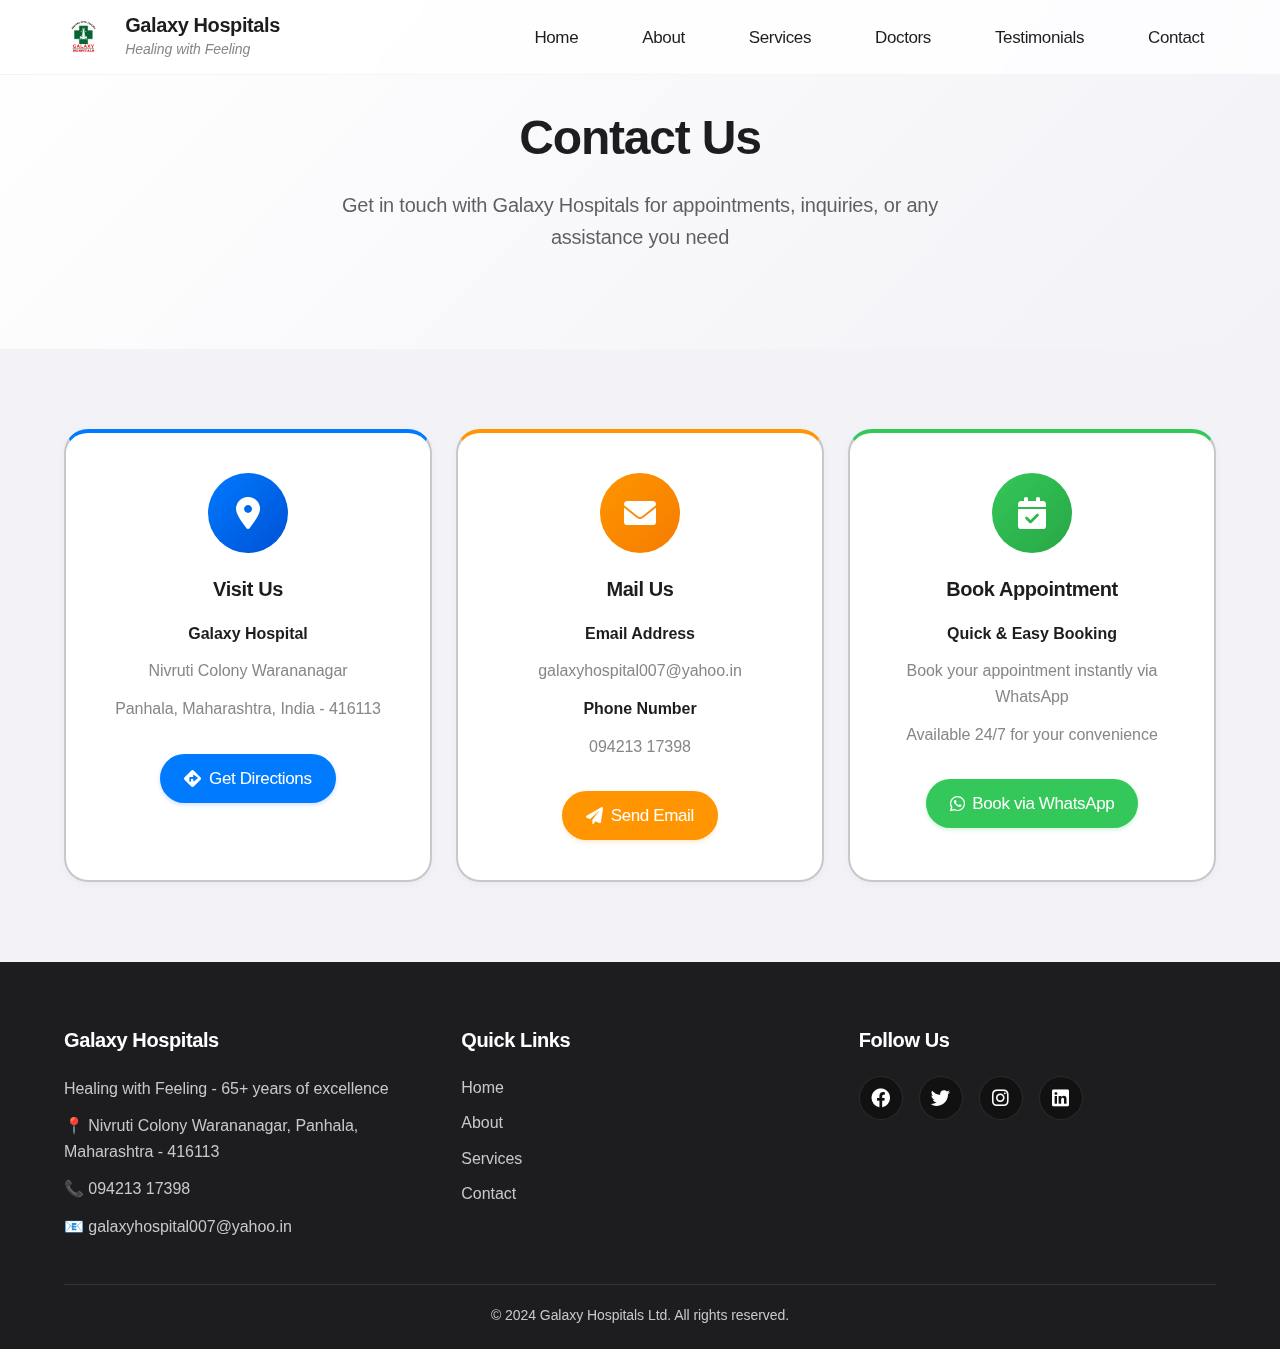
<file: contact.html>
<!DOCTYPE html>
<html lang="en">
<head>
    <meta charset="UTF-8">
    <meta name="viewport" content="width=device-width, initial-scale=1.0">
    <meta name="description" content="Contact Galaxy Hospitals Ltd.">
    <title>Contact | Galaxy Hospitals Ltd</title>
    <link rel="stylesheet" href="styles.css">
    <link rel="stylesheet" href="https://cdnjs.cloudflare.com/ajax/libs/font-awesome/6.0.0/css/all.min.css">
    <link href="https://fonts.googleapis.com/css2?family=Poppins:wght@300;400;500;600;700&display=swap" rel="stylesheet">
</head>
<body>
    <!-- Navigation -->
    <nav class="navbar">
        <div class="container">
            <div class="logo">
                <img src="./images/galaxy-logo%20(2).png" alt="Galaxy Hospitals Logo" class="logo-image">
                <div class="logo-text">
                    <h1>Galaxy Hospitals</h1>
                    <span>Healing with Feeling</span>
                </div>
            </div>
            <div class="nav-links">
                <a href="index.html">Home</a>
                <a href="about.html">About</a>
                <a href="services.html">Services</a>
                <a href="doctors.html">Doctors</a>
                <a href="testimonials.html">Testimonials</a>
                <a href="contact.html">Contact</a>
            </div>
            <div class="hamburger">
                <span></span>
                <span></span>
                <span></span>
            </div>
        </div>
    </nav>
    <!-- Contact Hero Section -->
    <section class="services-hero">
        <div class="container">
            <div class="hero-content">
                <h1>Contact Us</h1>
                <p>Get in touch with Galaxy Hospitals for appointments, inquiries, or any assistance you need</p>
            </div>
        </div>
    </section>

    <section id="contact" class="contact">
        <div class="container">
            <div class="contact-sections">

                <!-- Visit Us Section -->
                <div class="contact-section visit-us">
                    <div class="section-icon">
                        <i class="fas fa-map-marker-alt"></i>
                    </div>
                    <h3>Visit Us</h3>
                    <div class="section-content">
                        <p><strong>Galaxy Hospital</strong></p>
                        <p>Nivruti Colony Warananagar</p>
                        <p>Panhala, Maharashtra, India - 416113</p>
                        <a href="https://maps.google.com/?q=Galaxy+Hospital+Nlvruti+Colony+Warananagar+Panhala+Maharashtra+416113" target="_blank" class="location-button">
                            <i class="fas fa-directions"></i> Get Directions
                        </a>
                    </div>
                </div>

                <!-- Mail Us Section -->
                <div class="contact-section mail-us">
                    <div class="section-icon">
                        <i class="fas fa-envelope"></i>
                    </div>
                    <h3>Mail Us</h3>
                    <div class="section-content">
                        <p><strong>Email Address</strong></p>
                        <p>galaxyhospital007@yahoo.in</p>
                        <p><strong>Phone Number</strong></p>
                        <p>094213 17398</p>
                        <a href="mailto:galaxyhospital007@yahoo.in?subject=Inquiry%20from%20Website" class="email-button">
                            <i class="fas fa-paper-plane"></i> Send Email
                        </a>
                    </div>
                </div>

                <!-- Book Appointment Section -->
                <div class="contact-section book-appointment">
                    <div class="section-icon">
                        <i class="fas fa-calendar-check"></i>
                    </div>
                    <h3>Book Appointment</h3>
                    <div class="section-content">
                        <p><strong>Quick & Easy Booking</strong></p>
                        <p>Book your appointment instantly via WhatsApp</p>
                        <p>Available 24/7 for your convenience</p>
                        <a href="https://wa.me/919421317398?text=Hello%20Galaxy%20Hospitals,%20I%20would%20like%20to%20book%20an%20appointment.%20Please%20let%20me%20know%20the%20available%20slots." target="_blank" class="whatsapp-button">
                            <i class="fab fa-whatsapp"></i> Book via WhatsApp
                        </a>
                    </div>
                </div>

            </div>
        </div>
    </section>
    <footer>
        <div class="container">
            <div class="footer-content">
                <div class="footer-section">
                    <h3>Galaxy Hospitals</h3>
                    <p>Healing with Feeling - 65+ years of excellence</p>
                    <p>📍 Nivruti Colony Warananagar, Panhala, Maharashtra - 416113</p>
                    <p>📞 094213 17398</p>
                    <p>📧 galaxyhospital007@yahoo.in</p>
                </div>
                <div class="footer-section">
                    <h3>Quick Links</h3>
                    <a href="index.html">Home</a>
                    <a href="about.html">About</a>
                    <a href="services.html">Services</a>
                    <a href="contact.html">Contact</a>
                </div>
                <div class="footer-section">
                    <h3>Follow Us</h3>
                    <div class="social-links">
                        <a href="#"><i class="fab fa-facebook"></i></a>
                        <a href="#"><i class="fab fa-twitter"></i></a>
                        <a href="https://www.instagram.com/galaxyhospitalwarana/" target="_blank"><i class="fab fa-instagram"></i></a>
                        <a href="#"><i class="fab fa-linkedin"></i></a>
                    </div>
                </div>
            </div>
            <div class="footer-bottom">
                <p>&copy; 2024 Galaxy Hospitals Ltd. All rights reserved.</p>
            </div>
        </div>
    </footer>
    <script src="script.js"></script>
</body>
</html>
</file>
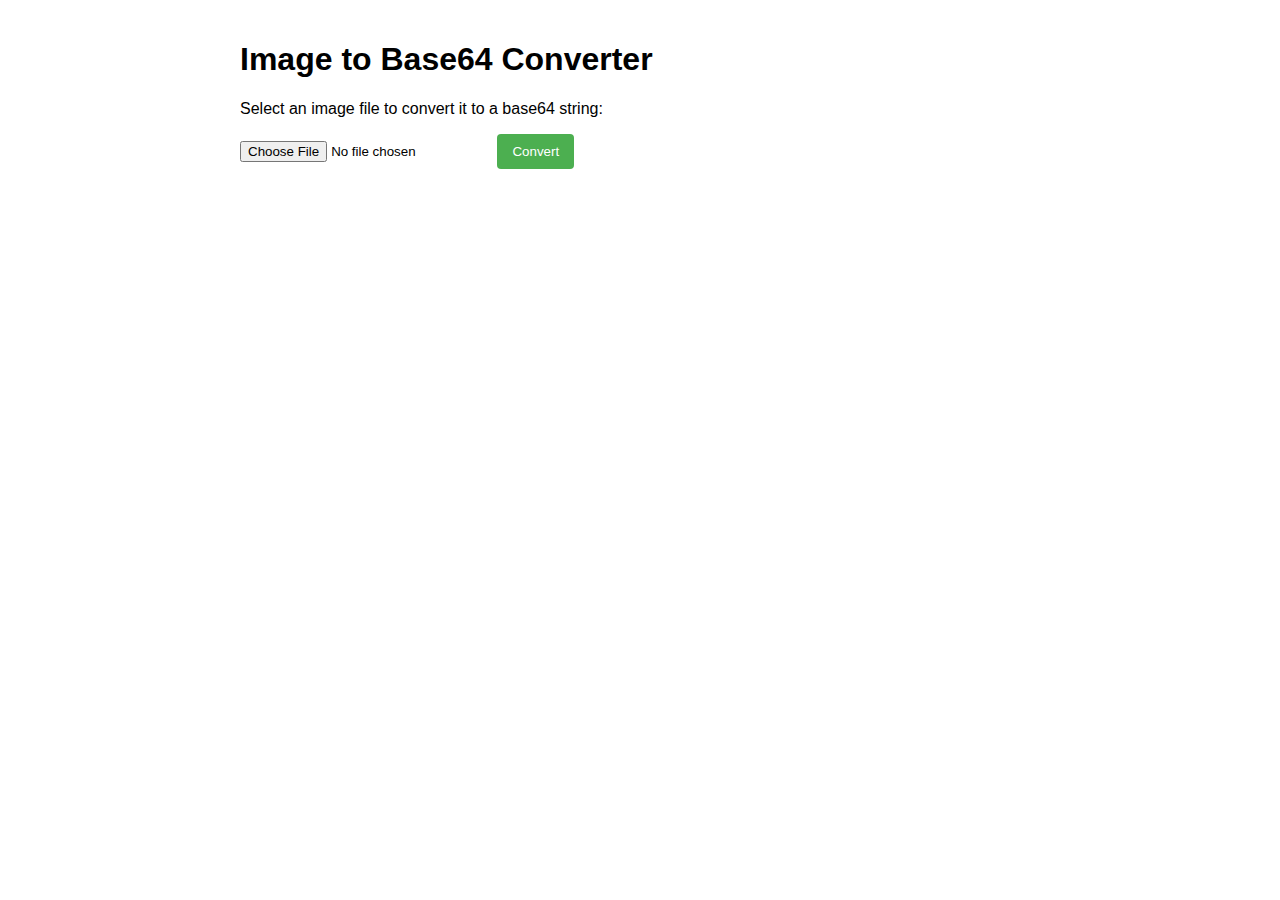
<file: convert-to-base64.html>
<!DOCTYPE html>
<html>
<head>
    <title>Image to Base64 Converter</title>
    <style>
        body {
            font-family: Arial, sans-serif;
            max-width: 800px;
            margin: 0 auto;
            padding: 20px;
        }
        .result {
            margin-top: 20px;
            padding: 10px;
            background-color: #f5f5f5;
            border: 1px solid #ddd;
            border-radius: 4px;
            word-break: break-all;
        }
        button {
            padding: 10px 15px;
            background-color: #4CAF50;
            color: white;
            border: none;
            border-radius: 4px;
            cursor: pointer;
        }
        button:hover {
            background-color: #45a049;
        }
    </style>
</head>
<body>
    <h1>Image to Base64 Converter</h1>
    <p>Select an image file to convert it to a base64 string:</p>

    <input type="file" id="imageFile" accept="image/*">
    <button onclick="convertToBase64()">Convert</button>
    
    <div id="result" class="result" style="display:none;">
        <h3>Base64 Result:</h3>
        <p id="base64Output"></p>
        <button onclick="copyToClipboard()">Copy to Clipboard</button>
    </div>
    
    <script>
        function convertToBase64() {
            const fileInput = document.getElementById('imageFile');
            const file = fileInput.files[0];
            
            if (!file) {
                alert('Please select an image file first.');
                return;
            }
            
            const reader = new FileReader();
            
            reader.onload = function(e) {
                const base64String = e.target.result;
                document.getElementById('base64Output').textContent = base64String;
                document.getElementById('result').style.display = 'block';
            };
            
            reader.readAsDataURL(file);
        }
        
        function copyToClipboard() {
            const base64Output = document.getElementById('base64Output');
            const textArea = document.createElement('textarea');
            textArea.value = base64Output.textContent;
            document.body.appendChild(textArea);
            textArea.select();
            document.execCommand('copy');
            document.body.removeChild(textArea);
            alert('Base64 string copied to clipboard!');
        }
    </script>
</body>
</html>
</file>
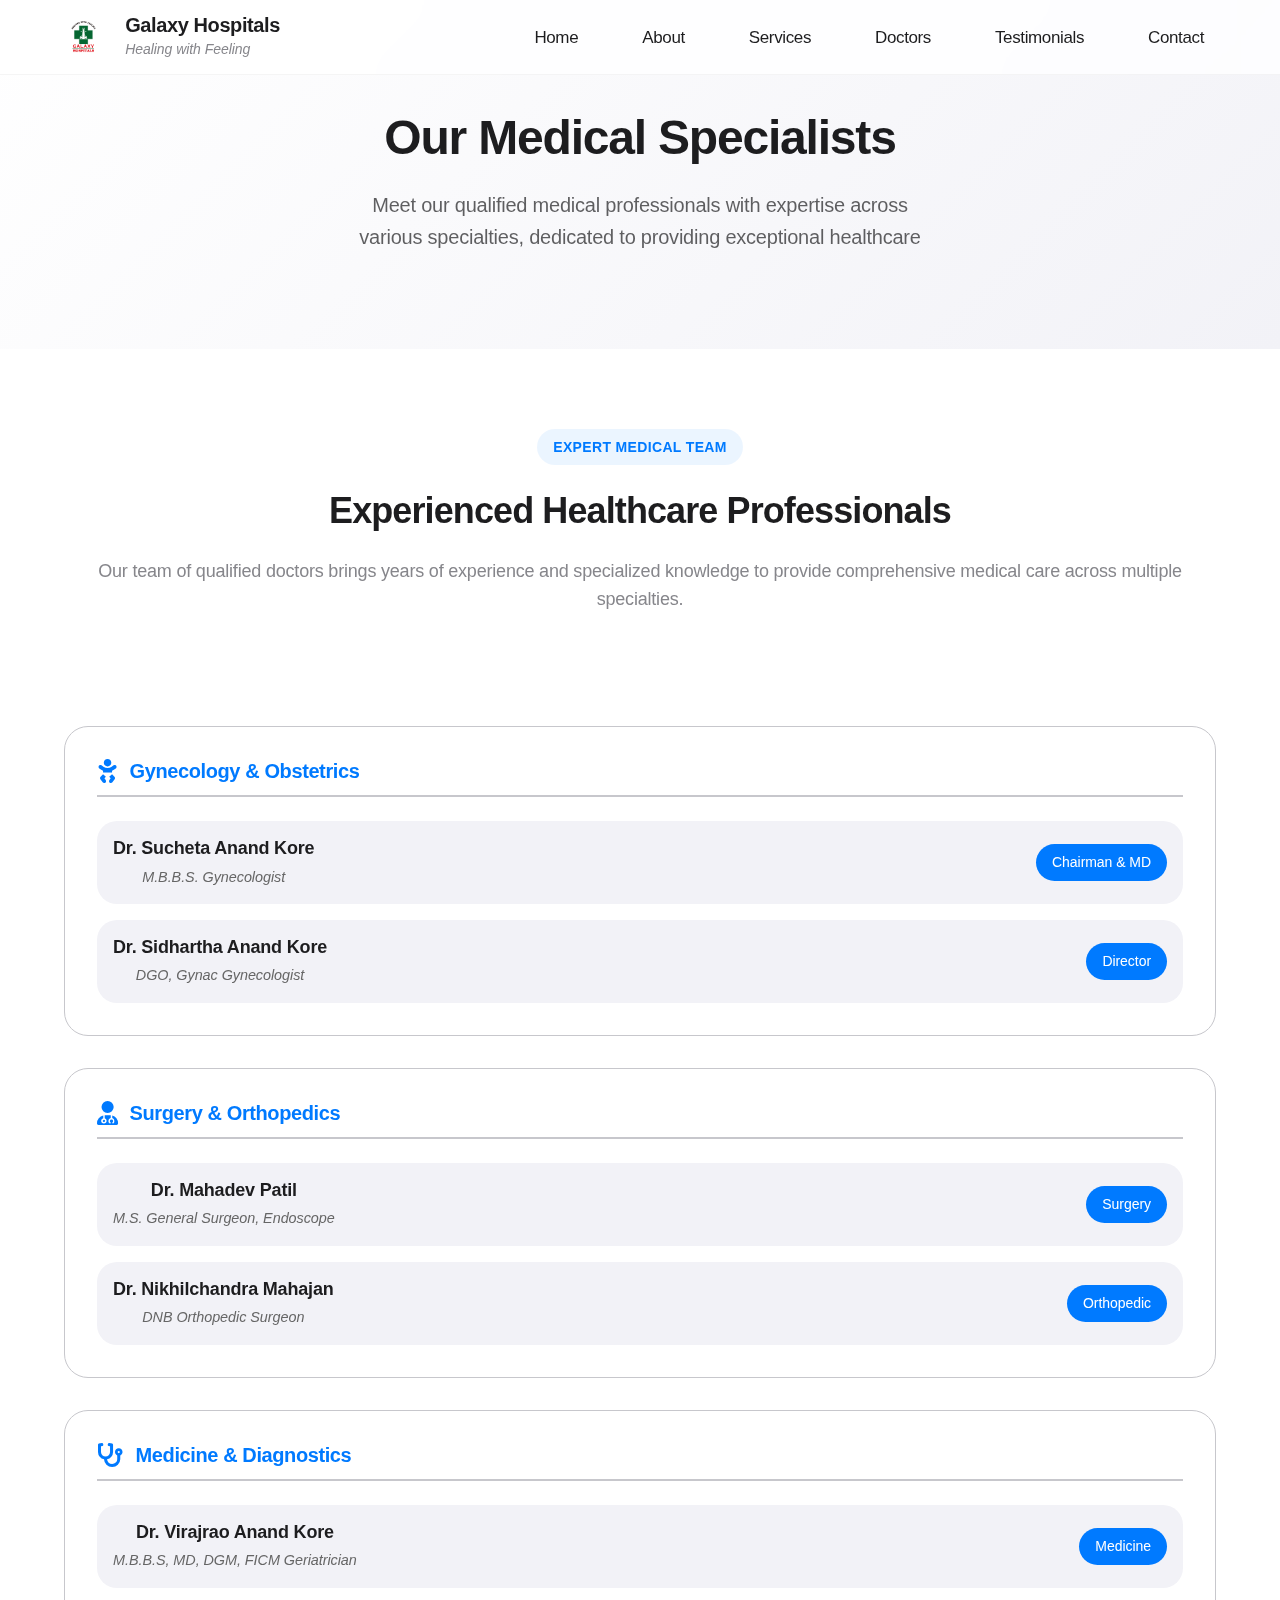
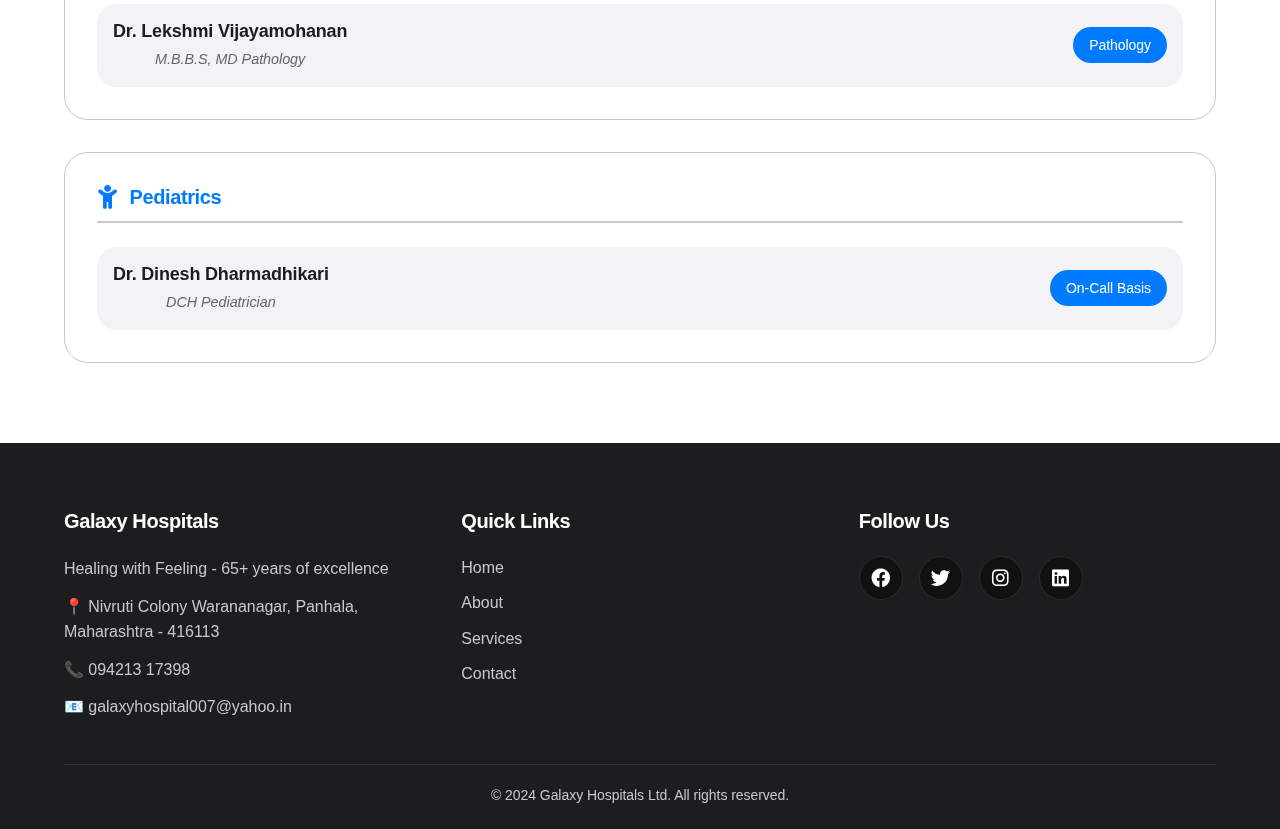
<file: doctors.html>
<!DOCTYPE html>
<html lang="en">
<head>
    <meta charset="UTF-8">
    <meta name="viewport" content="width=device-width, initial-scale=1.0">
    <meta name="description" content="Our Expert Doctors at Galaxy Hospitals Ltd.">
    <title>Doctors | Galaxy Hospitals Ltd</title>
    <link rel="stylesheet" href="styles.css">
    <link rel="stylesheet" href="https://cdnjs.cloudflare.com/ajax/libs/font-awesome/6.0.0/css/all.min.css">
    <link href="https://fonts.googleapis.com/css2?family=Poppins:wght@300;400;500;600;700&display=swap" rel="stylesheet">
</head>
<body>
    <!-- Navigation -->
    <nav class="navbar">
        <div class="container">
            <div class="logo">
                <img src="./images/galaxy-logo%20(2).png" alt="Galaxy Hospitals Logo" class="logo-image">
                <div class="logo-text">
                    <h1>Galaxy Hospitals</h1>
                    <span>Healing with Feeling</span>
                </div>
            </div>
            <div class="nav-links">
                <a href="index.html">Home</a>
                <a href="about.html">About</a>
                <a href="services.html">Services</a>
                <a href="doctors.html">Doctors</a>
                <a href="testimonials.html">Testimonials</a>
                <a href="contact.html">Contact</a>
            </div>
            <div class="hamburger">
                <span></span>
                <span></span>
                <span></span>
            </div>
        </div>
    </nav>
    <!-- Doctors Hero Section -->
    <section class="services-hero">
        <div class="container">
            <div class="hero-content">
                <h1>Our Medical Specialists</h1>
                <p>Meet our qualified medical professionals with expertise across various specialties, dedicated to providing exceptional healthcare</p>
            </div>
        </div>
    </section>

    <!-- Doctors Showcase -->
    <section class="service-showcase">
        <div class="container">
            <div class="showcase-content center-content">
                <div class="showcase-text center-text">
                    <div class="service-badge">Expert Medical Team</div>
                    <h2>Experienced Healthcare Professionals</h2>
                    <p class="service-description">Our team of qualified doctors brings years of experience and specialized knowledge to provide comprehensive medical care across multiple specialties.</p>
                </div>
                <div class="doctors-showcase">
                    <div class="doctor-specialty-group">
                        <h3 class="specialty-group-title">
                            <i class="fas fa-baby"></i>
                            Gynecology & Obstetrics
                        </h3>
                        <div class="doctors-in-specialty">
                            <div class="doctor-item">
                                <div class="doctor-info">
                                    <h4>Dr. Sucheta Anand Kore</h4>
                                    <span class="qualification">M.B.B.S. Gynecologist</span>
                                </div>
                                <div class="doctor-badge">Chairman & MD</div>
                            </div>
                            <div class="doctor-item">
                                <div class="doctor-info">
                                    <h4>Dr. Sidhartha Anand Kore</h4>
                                    <span class="qualification">DGO, Gynac Gynecologist</span>
                                </div>
                                <div class="doctor-badge">Director</div>
                            </div>
                        </div>
                    </div>

                    <div class="doctor-specialty-group">
                        <h3 class="specialty-group-title">
                            <i class="fas fa-user-md"></i>
                            Surgery & Orthopedics
                        </h3>
                        <div class="doctors-in-specialty">
                            <div class="doctor-item">
                                <div class="doctor-info">
                                    <h4>Dr. Mahadev Patil</h4>
                                    <span class="qualification">M.S. General Surgeon, Endoscope</span>
                                </div>
                                <div class="doctor-badge">Surgery</div>
                            </div>
                            <div class="doctor-item">
                                <div class="doctor-info">
                                    <h4>Dr. Nikhilchandra Mahajan</h4>
                                    <span class="qualification">DNB Orthopedic Surgeon</span>
                                </div>
                                <div class="doctor-badge">Orthopedic</div>
                            </div>
                        </div>
                    </div>

                    <div class="doctor-specialty-group">
                        <h3 class="specialty-group-title">
                            <i class="fas fa-stethoscope"></i>
                            Medicine & Diagnostics
                        </h3>
                        <div class="doctors-in-specialty">
                            <div class="doctor-item">
                                <div class="doctor-info">
                                    <h4>Dr. Virajrao Anand Kore</h4>
                                    <span class="qualification">M.B.B.S, MD, DGM, FICM Geriatrician</span>
                                </div>
                                <div class="doctor-badge">Medicine</div>
                            </div>
                            <div class="doctor-item">
                                <div class="doctor-info">
                                    <h4>Dr. Lekshmi Vijayamohanan</h4>
                                    <span class="qualification">M.B.B.S, MD Pathology</span>
                                </div>
                                <div class="doctor-badge">Pathology</div>
                            </div>
                        </div>
                    </div>

                    <div class="doctor-specialty-group">
                        <h3 class="specialty-group-title">
                            <i class="fas fa-child"></i>
                            Pediatrics
                        </h3>
                        <div class="doctors-in-specialty">
                            <div class="doctor-item">
                                <div class="doctor-info">
                                    <h4>Dr. Dinesh Dharmadhikari</h4>
                                    <span class="qualification">DCH Pediatrician</span>
                                </div>
                                <div class="doctor-badge">On-Call Basis</div>
                            </div>
                        </div>
                    </div>
                </div>
            </div>
        </div>
    </section>
    <footer>
        <div class="container">
            <div class="footer-content">
                <div class="footer-section">
                    <h3>Galaxy Hospitals</h3>
                    <p>Healing with Feeling - 65+ years of excellence</p>
                    <p>📍 Nivruti Colony Warananagar, Panhala, Maharashtra - 416113</p>
                    <p>📞 094213 17398</p>
                    <p>📧 galaxyhospital007@yahoo.in</p>
                </div>
                <div class="footer-section">
                    <h3>Quick Links</h3>
                    <a href="index.html">Home</a>
                    <a href="about.html">About</a>
                    <a href="services.html">Services</a>
                    <a href="contact.html">Contact</a>
                </div>
                <div class="footer-section">
                    <h3>Follow Us</h3>
                    <div class="social-links">
                        <a href="#"><i class="fab fa-facebook"></i></a>
                        <a href="#"><i class="fab fa-twitter"></i></a>
                        <a href="https://www.instagram.com/galaxyhospitalwarana/" target="_blank"><i class="fab fa-instagram"></i></a>
                        <a href="#"><i class="fab fa-linkedin"></i></a>
                    </div>
                </div>
            </div>
            <div class="footer-bottom">
                <p>&copy; 2024 Galaxy Hospitals Ltd. All rights reserved.</p>
            </div>
        </div>
    </footer>
    <script src="script.js"></script>
</body>
</html>
</file>
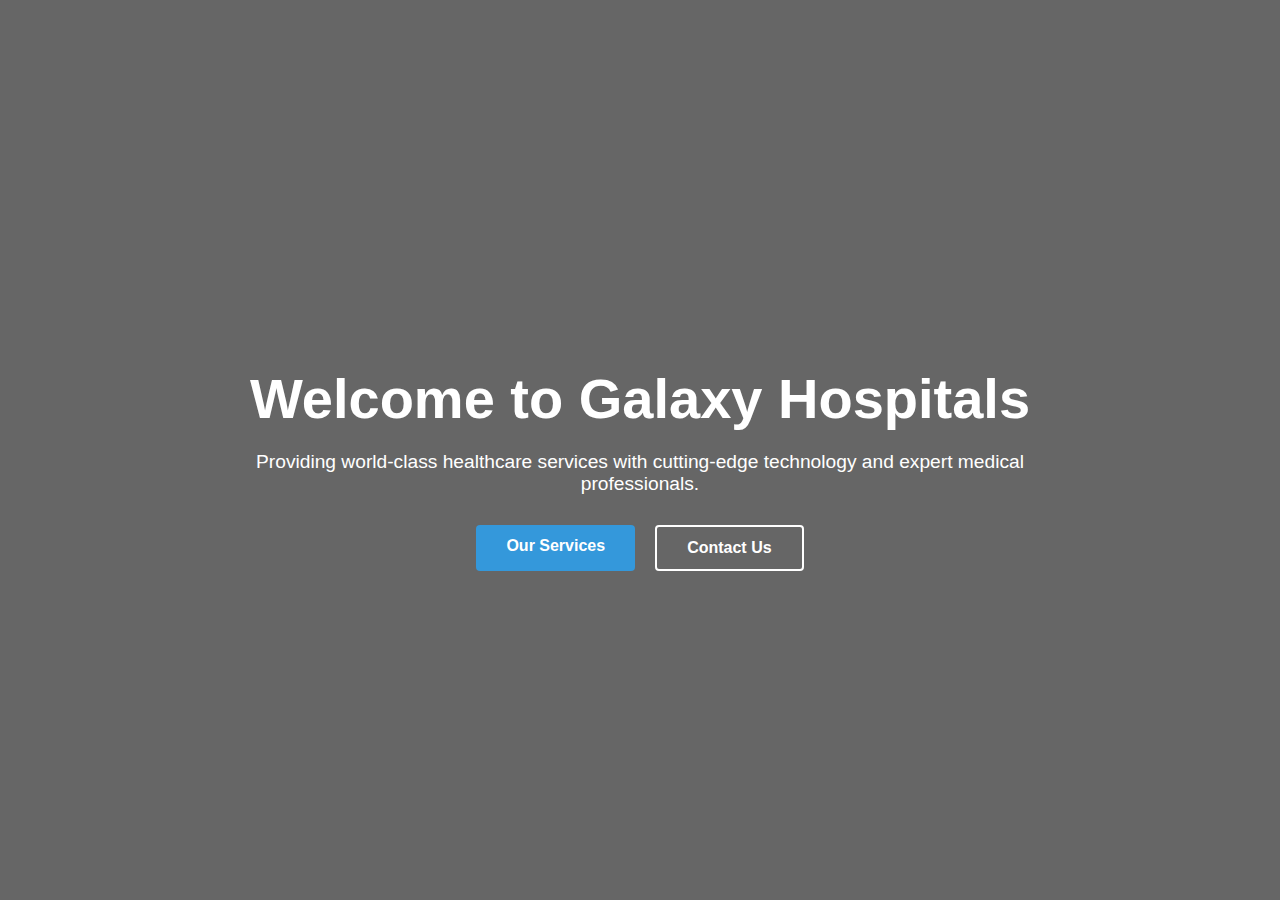
<file: fallback-hospital.html>
<!DOCTYPE html>
<html>
<head>
    <title>Hospital Background Example</title>
    <style>
        body, html {
            height: 100%;
            margin: 0;
            font-family: Arial, sans-serif;
        }
        
        .hero {
            height: 100vh;
            background: linear-gradient(rgba(0, 0, 0, 0.6), rgba(0, 0, 0, 0.6)), 
                        url('https://images.unsplash.com/photo-1519494026892-80bbd2d6fd0d?ixlib=rb-4.0.3&ixid=M3wxMjA3fDB8MHxwaG90by1wYWdlfHx8fGVufDB8fHx8fA%3D%3D&auto=format&fit=crop&w=1920&q=80');
            background-size: cover;
            background-position: center;
            display: flex;
            align-items: center;
            justify-content: center;
            text-align: center;
            color: white;
        }
        
        .hero-content {
            max-width: 800px;
            padding: 20px;
        }
        
        h1 {
            font-size: 3.5rem;
            margin-bottom: 20px;
        }
        
        p {
            font-size: 1.2rem;
            margin-bottom: 30px;
        }
        
        .hero-buttons {
            display: flex;
            gap: 20px;
            justify-content: center;
        }
        
        .cta-button {
            display: inline-block;
            padding: 12px 30px;
            background-color: #3498db;
            color: white;
            text-decoration: none;
            border-radius: 4px;
            font-weight: bold;
            transition: all 0.3s ease;
        }
        
        .cta-button.secondary {
            background-color: transparent;
            border: 2px solid white;
        }
        
        .cta-button:hover {
            transform: translateY(-3px);
            box-shadow: 0 5px 15px rgba(0, 0, 0, 0.1);
        }
    </style>
</head>
<body>
    <section class="hero">
        <div class="hero-content">
            <h1>Welcome to Galaxy Hospitals</h1>
            <p>Providing world-class healthcare services with cutting-edge technology and expert medical professionals.</p>
            <div class="hero-buttons">
                <a href="#" class="cta-button">Our Services</a>
                <a href="#" class="cta-button secondary">Contact Us</a>
            </div>
        </div>
    </section>
</body>
</html>
</file>
<file: styles.css>
/* Reset and Base Styles */
* {
    margin: 0;
    padding: 0;
    box-sizing: border-box;
}

html {
    scroll-behavior: smooth;
}

:root {
    /* Apple-Inspired Minimalist Colors */
    --primary-color: #007AFF;
    --primary-dark: #0051D5;
    --primary-light: #4DA3FF;
    --primary-subtle: rgba(0, 122, 255, 0.08);

    /* Medical Accent Colors */
    --secondary-color: #34C759;
    --secondary-dark: #28A745;
    --secondary-light: #68D391;
    --secondary-subtle: rgba(52, 199, 89, 0.08);

    /* Neutral Support Colors */
    --accent-color: #8E8E93;
    --accent-light: #C7C7CC;
    --warning-color: #FF9500;
    --error-color: #FF3B30;
    --success-color: #34C759;

    /* Clean Text Hierarchy */
    --text-primary: #1D1D1F;
    --text-secondary: #86868B;
    --text-tertiary: #C7C7CC;
    --text-muted: #F2F2F7;
    --text-inverse: #FFFFFF;

    /* Clean Background System */
    --bg-primary: #FFFFFF;
    --bg-secondary: #F2F2F7;
    --bg-tertiary: #E5E5EA;
    --bg-elevated: #FFFFFF;
    --bg-overlay: rgba(0, 0, 0, 0.4);

    /* Apple-Style Glass & Blur Effects */
    --glass-bg: rgba(255, 255, 255, 0.8);
    --glass-border: rgba(0, 0, 0, 0.04);
    --blur-light: blur(20px);
    --blur-heavy: blur(40px);

    /* Subtle Apple-Style Shadows */
    --shadow-xs: 0 1px 2px rgba(0, 0, 0, 0.04);
    --shadow-sm: 0 1px 3px rgba(0, 0, 0, 0.06);
    --shadow-md: 0 4px 16px rgba(0, 0, 0, 0.08);
    --shadow-lg: 0 8px 32px rgba(0, 0, 0, 0.12);
    --shadow-xl: 0 16px 64px rgba(0, 0, 0, 0.16);
    --shadow-card: 0 2px 8px rgba(0, 0, 0, 0.04);
    --shadow-button: 0 2px 4px rgba(0, 122, 255, 0.2);

    /* Transitions */
    --transition-fast: all 0.15s cubic-bezier(0.4, 0, 0.2, 1);
    --transition-normal: all 0.3s cubic-bezier(0.4, 0, 0.2, 1);
    --transition-slow: all 0.5s cubic-bezier(0.4, 0, 0.2, 1);
    --transition-bounce: all 0.3s cubic-bezier(0.68, -0.55, 0.265, 1.55);

    /* Border Radius */
    --radius-xs: 4px;
    --radius-sm: 8px;
    --radius-md: 12px;
    --radius-lg: 16px;
    --radius-xl: 20px;
    --radius-2xl: 24px;
    --radius-3xl: 32px;
    --radius-full: 9999px;

    /* Spacing Scale */
    --space-1: 4px;
    --space-2: 8px;
    --space-3: 12px;
    --space-4: 16px;
    --space-5: 20px;
    --space-6: 24px;
    --space-8: 32px;
    --space-10: 40px;
    --space-12: 48px;
    --space-16: 64px;
    --space-20: 80px;
    --space-24: 96px;

    /* Typography Scale */
    --text-xs: 0.75rem;
    --text-sm: 0.875rem;
    --text-base: 1rem;
    --text-lg: 1.125rem;
    --text-xl: 1.25rem;
    --text-2xl: 1.5rem;
    --text-3xl: 1.875rem;
    --text-4xl: 2.25rem;
    --text-5xl: 3rem;
    --text-6xl: 3.75rem;
}

body {
    font-family: -apple-system, BlinkMacSystemFont, 'SF Pro Display', 'SF Pro Text', 'Segoe UI', Roboto, sans-serif;
    line-height: 1.47059;
    color: var(--text-primary);
    overflow-x: hidden;
    background: var(--bg-primary);
    -webkit-font-smoothing: antialiased;
    -moz-osx-font-smoothing: grayscale;
    scroll-behavior: smooth;
    opacity: 0;
    transition: opacity var(--transition-normal);
    font-size: var(--text-base);
    font-weight: 400;
    letter-spacing: -0.003em;
    position: relative;
}

body.loaded {
    opacity: 1;
}

/* Clean Performance Optimizations */
img {
    max-width: 100%;
    height: auto;
}

/* Minimal Focus States for Clean Design */
button:focus,
a:focus,
input:focus,
textarea:focus {
    outline: none;
}

/* Only show focus for keyboard navigation */
button:focus-visible,
a:focus-visible,
input:focus-visible,
textarea:focus-visible {
    outline: 1px solid var(--primary-color);
    outline-offset: 2px;
}

/* Remove focus styles for navigation links */
.nav-links a:focus,
.nav-links a:focus-visible,
.mobile-nav a:focus,
.mobile-nav a:focus-visible {
    outline: none;
}

/* Selection Styling */
::selection {
    background: var(--primary-color);
    color: var(--white);
}

::-moz-selection {
    background: var(--primary-color);
    color: var(--white);
}

/* Universal Container System */
.container {
    max-width: 1200px;
    margin: 0 auto;
    padding: 0 var(--space-5);
    width: 100%;
    box-sizing: border-box;
}

/* Ensure all elements use border-box */
*, *::before, *::after {
    box-sizing: border-box;
    margin: 0;
    padding: 0;
}

/* Prevent horizontal overflow */
html, body {
    overflow-x: hidden;
    width: 100%;
    max-width: 100vw;
}

/* Grid system fixes */
.features-grid,
.stats,
.contact-sections {
    width: 100%;
    max-width: 100%;
    box-sizing: border-box;
}

.features-grid > *,
.stats > *,
.contact-sections > * {
    min-width: 0;
    max-width: 100%;
    box-sizing: border-box;
}

/* Flexbox alignment fixes */
.cta-buttons {
    display: flex;
    flex-wrap: wrap;
    justify-content: center;
    align-items: center;
    gap: var(--space-4);
    width: 100%;
}

/* Text alignment consistency */
.text-center {
    text-align: center;
}

.text-left {
    text-align: left;
}

.text-right {
    text-align: right;
}

/* Image responsiveness */
img {
    max-width: 100%;
    height: auto;
    display: block;
}

/* Button consistency */
button, .cta-button, .location-button, .email-button, .whatsapp-button {
    box-sizing: border-box;
    display: inline-flex;
    align-items: center;
    justify-content: center;
    text-align: center;
    white-space: nowrap;
    vertical-align: middle;
    user-select: none;
    border: none;
    cursor: pointer;
}

/* Clean Apple-Style Navigation */
.navbar {
    position: fixed;
    top: 0;
    left: 0;
    width: 100%;
    background: var(--glass-bg);
    backdrop-filter: saturate(180%) var(--blur-light);
    -webkit-backdrop-filter: saturate(180%) var(--blur-light);
    border-bottom: 0.5px solid var(--glass-border);
    z-index: 1000;
    transition: var(--transition-normal);
    will-change: transform, background-color;
}

.navbar.scrolled {
    background: rgba(255, 255, 255, 0.92);
    backdrop-filter: saturate(180%) var(--blur-light);
    -webkit-backdrop-filter: saturate(180%) var(--blur-light);
    box-shadow: var(--shadow-sm);
    border-bottom-color: var(--bg-tertiary);
}

.navbar .container {
    display: flex;
    justify-content: space-between;
    align-items: center;
    padding: var(--space-3) var(--space-5);
    width: 100%;
    max-width: 1200px;
    margin: 0 auto;
    box-sizing: border-box;
}

.logo {
    display: flex;
    align-items: center;
    gap: 12px;
}

.logo-image {
    height: 50px;
    width: auto;
    padding: 4px;
    background-color: rgba(255, 255, 255, 0.1);
    border-radius: 8px;
    margin-right: 4px;
}

.logo-text h1 {
    font-size: var(--text-xl);
    font-weight: 600;
    color: var(--text-primary);
    margin: 0;
    line-height: 1.2;
    letter-spacing: -0.02em;
}

.logo-text span {
    font-size: var(--text-sm);
    color: var(--text-secondary);
    font-style: italic;
    font-weight: 500;
}

@media (max-width: 768px) {
    .logo-image {
        height: 45px;
        padding: 3px;
        margin-right: 8px;
    }

    .navbar .container {
        padding: 5px 15px;
    }

    .logo-text h1 {
        font-size: 1.2rem;
    }

    .logo-text span {
        font-size: 0.7rem;
    }
}

.nav-links {
    display: flex;
    gap: 32px;
}

.nav-links a {
    color: var(--text-primary);
    text-decoration: none;
    font-weight: 400;
    font-size: 17px;
    transition: var(--transition-fast);
    position: relative;
    padding: 8px 16px;
    border-radius: var(--radius-lg);
    letter-spacing: -0.022em;
    background: transparent;
}

.nav-links a:hover {
    color: var(--primary-color);
    background: transparent;
}

.nav-links a.active {
    color: var(--primary-color);
    background: transparent;
    font-weight: 500;
}

.nav-links a:focus {
    outline: none;
    color: var(--primary-color);
    background: transparent;
}

.nav-links a:active {
    color: var(--primary-color);
    background: transparent;
    transform: scale(0.98);
    transition: var(--transition-fast);
}

.hamburger {
    display: none;
    flex-direction: column;
    gap: 5px;
    cursor: pointer;
}

.hamburger span {
    width: 25px;
    height: 3px;
    background: var(--primary-color);
    transition: var(--transition);
    border-radius: 2px;
}

.hamburger.active span:nth-child(1) {
    transform: rotate(45deg) translate(5px, 5px);
}

.hamburger.active span:nth-child(2) {
    opacity: 0;
}

.hamburger.active span:nth-child(3) {
    transform: rotate(-45deg) translate(7px, -6px);
}

/* Mobile Menu */
.mobile-menu {
    position: fixed;
    top: 0;
    left: 0;
    width: 100%;
    height: 100%;
    z-index: 9999;
    visibility: hidden;
    opacity: 0;
    transition: var(--transition);
}

.mobile-menu.active {
    visibility: visible;
    opacity: 1;
}

.mobile-menu-overlay {
    position: absolute;
    top: 0;
    left: 0;
    width: 100%;
    height: 100%;
    background: rgba(0, 0, 0, 0.5);
    backdrop-filter: blur(10px);
    -webkit-backdrop-filter: blur(10px);
}

.mobile-menu-content {
    position: absolute;
    top: 0;
    right: 0;
    width: 280px;
    height: 100%;
    background: var(--white);
    transform: translateX(100%);
    transition: var(--transition);
    box-shadow: var(--shadow-heavy);
}

.mobile-menu.active .mobile-menu-content {
    transform: translateX(0);
}

.mobile-menu-header {
    display: flex;
    justify-content: space-between;
    align-items: center;
    padding: var(--spacing-md);
    border-bottom: 1px solid var(--light-bg);
}

.mobile-menu-header h3 {
    font-size: 1.25rem;
    font-weight: 600;
    color: var(--text-color);
    margin: 0;
}

.mobile-menu-close {
    background: none;
    border: none;
    font-size: 2rem;
    color: var(--text-color);
    cursor: pointer;
    padding: 0;
    width: 40px;
    height: 40px;
    display: flex;
    align-items: center;
    justify-content: center;
    border-radius: 50%;
    transition: var(--transition-fast);
}

.mobile-menu-close:hover {
    background: var(--light-bg);
}

.mobile-nav {
    padding: var(--spacing-md) 0;
}

.mobile-nav a {
    display: block;
    padding: var(--space-4) var(--space-6);
    color: var(--text-primary);
    text-decoration: none;
    font-size: 1.1rem;
    font-weight: 400;
    transition: var(--transition-fast);
    border-left: 3px solid transparent;
    background: transparent;
}

.mobile-nav a:hover {
    background: transparent;
    border-left-color: var(--primary-color);
    color: var(--primary-color);
    font-weight: 500;
}

.mobile-nav a:active {
    background: transparent;
    color: var(--primary-color);
    transform: scale(0.98);
    transition: var(--transition-fast);
}

.mobile-nav a.active {
    background: transparent;
    border-left-color: var(--primary-color);
    color: var(--primary-color);
    font-weight: 600;
}

body.menu-open {
    overflow: hidden;
}

/* Hero Section - Universal Device Compatibility */
.hero {
    min-height: 100vh;
    height: 100vh;
    display: flex;
    align-items: center;
    justify-content: center;
    color: var(--text-primary);
    position: relative;
    overflow: hidden;
    width: 100%;
    padding: 0 var(--space-5);
    box-sizing: border-box;
}

.hero-background {
    position: absolute;
    top: 0;
    left: 0;
    width: 100%;
    height: 100%;
    z-index: -2;
}

.hero-image {
    width: 100%;
    height: 100%;
    object-fit: cover;
    object-position: center center;
    image-rendering: -webkit-optimize-contrast;
    image-rendering: crisp-edges;
    image-rendering: high-quality;
}

.hero-overlay {
    position: absolute;
    top: 0;
    left: 0;
    width: 100%;
    height: 100%;
    background: linear-gradient(rgba(0, 0, 0, 0.3), rgba(0, 0, 0, 0.3));
    z-index: -1;
}

.hero-content {
    max-width: 900px;
    width: 100%;
    margin: 0 auto;
    text-align: center;
    padding: var(--space-8) var(--space-4);
    box-sizing: border-box;
    position: relative;
    z-index: 2;
}

/* Hero responsive adjustments */
@media (max-width: 768px) {
    .hero {
        padding: 0 var(--space-4);
        text-align: center;
    }

    .hero-content {
        padding: var(--space-6) var(--space-3);
        max-width: 100%;
    }
}

@media (max-width: 480px) {
    .hero {
        padding: 0 var(--space-3);
    }

    .hero-content {
        padding: var(--space-5) var(--space-2);
    }
}

.hero h1 {
    font-size: clamp(2.5rem, 5vw, 4rem);
    margin-bottom: var(--space-5);
    animation: fadeInUp 1s ease;
    font-weight: 700;
    color: var(--text-inverse);
    line-height: 1.05;
    letter-spacing: -0.025em;
    text-shadow: 0 2px 4px rgba(0, 0, 0, 0.3);
}

.hero p {
    font-size: clamp(1.125rem, 2.5vw, 1.375rem);
    margin-bottom: var(--space-8);
    animation: fadeInUp 1s ease 0.2s;
    opacity: 0;
    animation-fill-mode: forwards;
    color: var(--text-inverse);
    line-height: 1.381966;
    max-width: 600px;
    margin-left: auto;
    margin-right: auto;
    font-weight: 500;
    text-shadow: 0 2px 4px rgba(0, 0, 0, 0.3);
}

/* Clean Apple-Style Buttons */
.cta-button {
    display: inline-flex;
    align-items: center;
    justify-content: center;
    padding: 12px 24px;
    background: var(--primary-color);
    color: var(--text-inverse);
    text-decoration: none;
    border-radius: var(--radius-xl);
    font-weight: 500;
    font-size: 17px;
    letter-spacing: -0.022em;
    transition: var(--transition-normal);
    border: none;
    cursor: pointer;
    box-shadow: var(--shadow-button);
    animation: fadeInUp 1s ease 0.4s;
    opacity: 0;
    animation-fill-mode: forwards;
    position: relative;
    min-height: 44px;
    gap: var(--space-2);
}

/* Remove the weird shimmer effect */

.cta-button:hover {
    background: var(--primary-dark);
    transform: translateY(-1px);
    box-shadow: var(--shadow-md);
}

.cta-button:active {
    transform: translateY(0);
    box-shadow: var(--shadow-button);
    transition: var(--transition-fast);
}

.cta-button.secondary {
    background: var(--bg-elevated);
    color: var(--primary-color);
    border: 1px solid var(--bg-tertiary);
    box-shadow: var(--shadow-card);
}

.cta-button.secondary:hover {
    background: var(--bg-secondary);
    border-color: var(--accent-color);
    box-shadow: var(--shadow-md);
}

.cta-button.tertiary {
    background: var(--secondary-color);
    color: var(--text-inverse);
    border: none;
    box-shadow: var(--shadow-button);
}

.cta-button.tertiary:hover {
    background: var(--secondary-dark);
    box-shadow: var(--shadow-md);
}

/* Sections */
section {
    padding: var(--space-20) 0;
}

section h1 {
    font-size: var(--text-5xl);
    font-weight: 700;
    letter-spacing: -0.04em;
    color: var(--text-primary);
    line-height: 1.1;
    margin-bottom: var(--space-6);
}

section h2 {
    text-align: center;
    font-size: var(--text-4xl);
    font-weight: 700;
    letter-spacing: -0.03em;
    margin-bottom: var(--space-12);
    color: var(--text-primary);
    line-height: 1.1;
    position: relative;
}

section h3 {
    font-size: var(--text-2xl);
    font-weight: 600;
    letter-spacing: -0.02em;
    color: var(--text-primary);
    line-height: 1.2;
    margin-bottom: var(--space-4);
}

section h4 {
    font-size: var(--text-xl);
    font-weight: 600;
    letter-spacing: -0.01em;
    color: var(--text-primary);
    line-height: 1.3;
    margin-bottom: var(--space-3);
}

section p {
    font-size: var(--text-lg);
    line-height: 1.6;
    color: var(--text-secondary);
    margin-bottom: var(--space-4);
    font-weight: 400;
}

.text-large {
    font-size: var(--text-xl);
    line-height: 1.5;
    color: var(--text-primary);
}

.text-small {
    font-size: var(--text-sm);
    color: var(--text-tertiary);
}

/* About Section */
.about-content {
    display: grid;
    grid-template-columns: 1fr 1fr;
    gap: 50px;
    align-items: center;
}

/* Stats Grid - Universal Device Compatibility */
.stats {
    display: grid;
    grid-template-columns: repeat(3, 1fr);
    gap: var(--space-6);
    width: 100%;
    max-width: 900px;
    margin: 0 auto;
    padding: 0 var(--space-4);
    box-sizing: border-box;
}

/* Ensure stats work perfectly on all screen sizes */
@media (min-width: 1200px) {
    .stats {
        grid-template-columns: repeat(3, 1fr);
        gap: var(--space-8);
    }
}

@media (min-width: 900px) and (max-width: 1199px) {
    .stats {
        grid-template-columns: repeat(3, 1fr);
        gap: var(--space-6);
    }
}

@media (min-width: 640px) and (max-width: 899px) {
    .stats {
        grid-template-columns: repeat(3, 1fr);
        gap: var(--space-4);
        max-width: 100%;
    }
}

@media (max-width: 639px) {
    .stats {
        grid-template-columns: 1fr;
        gap: var(--space-4);
        padding: 0 var(--space-3);
    }
}

.stat-item {
    text-align: center;
    padding: var(--space-10);
    background: var(--bg-elevated);
    border-radius: var(--radius-2xl);
    transition: var(--transition-normal);
    box-shadow: var(--shadow-card);
    border: 2px solid var(--accent-light);
    position: relative;
}

.stat-item:hover {
    transform: translateY(-2px);
    box-shadow: var(--shadow-lg);
    border-color: var(--primary-color);
}

.stat-item h3 {
    font-size: var(--text-5xl);
    font-weight: 700;
    color: var(--primary-color);
    margin-bottom: var(--space-3);
    letter-spacing: -0.025em;
    line-height: 1;
}

.stat-item p {
    font-size: var(--text-lg);
    font-weight: 500;
    color: var(--text-secondary);
    margin: 0;
    letter-spacing: -0.011em;
}

/* Apple-Style Services Hero */
.services-hero {
    background: linear-gradient(135deg, var(--bg-primary) 0%, var(--bg-secondary) 100%);
    padding: var(--space-20) 0 var(--space-16);
    text-align: center;
}

.services-hero .hero-content h1 {
    font-size: var(--text-5xl);
    font-weight: 700;
    color: var(--text-primary);
    margin-bottom: var(--space-6);
    letter-spacing: -0.025em;
    line-height: 1.1;
}

.services-hero .hero-content p {
    font-size: var(--text-xl);
    color: var(--text-primary);
    opacity: 0.7;
    max-width: 600px;
    margin: 0 auto;
    line-height: 1.6;
    letter-spacing: -0.011em;
    font-weight: 500;
}

/* Apple-Style Service Showcase */
.service-showcase {
    padding: var(--space-20) 0;
    background: var(--bg-primary);
}

.service-showcase.alt-layout {
    background: var(--bg-secondary);
}

.showcase-content {
    display: grid;
    grid-template-columns: 1fr 1fr;
    gap: var(--space-16);
    align-items: center;
    max-width: 1200px;
    margin: 0 auto;
}

.showcase-content.right-content {
    grid-template-columns: 1fr 1fr;
}

.showcase-content.center-content {
    grid-template-columns: 1fr;
    text-align: center;
    gap: var(--space-12);
}

.showcase-text {
    padding: var(--space-8);
}

.center-text {
    text-align: center;
    padding: 0;
}

.service-badge {
    display: inline-block;
    background: var(--primary-subtle);
    color: var(--primary-color);
    padding: var(--space-2) var(--space-4);
    border-radius: var(--radius-full);
    font-size: var(--text-sm);
    font-weight: 600;
    letter-spacing: 0.025em;
    text-transform: uppercase;
    margin-bottom: var(--space-6);
}

.showcase-text h2 {
    font-size: var(--text-4xl);
    font-weight: 700;
    color: var(--text-primary);
    margin-bottom: var(--space-6);
    letter-spacing: -0.025em;
    line-height: 1.2;
}

.service-description {
    font-size: var(--text-lg);
    color: var(--text-secondary);
    line-height: 1.6;
    margin-bottom: var(--space-8);
    letter-spacing: -0.011em;
}

/* Service Features */
.service-features {
    display: flex;
    flex-direction: column;
    gap: var(--space-6);
}

.feature-item {
    display: flex;
    align-items: flex-start;
    gap: var(--space-4);
    padding: var(--space-4);
    background: var(--bg-elevated);
    border-radius: var(--radius-xl);
    transition: var(--transition-normal);
    border: 1px solid var(--accent-light);
}

.feature-item:hover {
    transform: translateY(-2px);
    box-shadow: var(--shadow-card);
    border-color: var(--primary-color);
}

.feature-item i {
    font-size: 1.5rem;
    color: var(--primary-color);
    margin-top: var(--space-1);
    min-width: 24px;
}

.feature-item h4 {
    font-size: var(--text-lg);
    font-weight: 600;
    color: var(--text-primary);
    margin-bottom: var(--space-1);
    letter-spacing: -0.011em;
}

.feature-item p {
    font-size: var(--text-base);
    color: var(--text-secondary);
    line-height: 1.5;
    margin: 0;
}

/* Visual Cards */
.showcase-visual {
    display: flex;
    justify-content: center;
    align-items: center;
    padding: var(--space-8);
}

.visual-card {
    background: var(--bg-elevated);
    border-radius: var(--radius-2xl);
    padding: var(--space-10);
    box-shadow: var(--shadow-lg);
    border: 1px solid var(--accent-light);
    width: 100%;
    max-width: 400px;
    text-align: center;
    transition: var(--transition-normal);
}

.visual-card:hover {
    transform: translateY(-4px);
    box-shadow: var(--shadow-xl);
}

.stat-highlight {
    margin-bottom: var(--space-8);
}

.stat-number {
    display: block;
    font-size: 4rem;
    font-weight: 700;
    color: var(--primary-color);
    line-height: 1;
    letter-spacing: -0.025em;
}

.stat-label {
    display: block;
    font-size: var(--text-lg);
    font-weight: 500;
    color: var(--text-secondary);
    margin-top: var(--space-2);
    letter-spacing: -0.011em;
}

/* Visual Features */
.visual-features {
    display: flex;
    justify-content: space-around;
    gap: var(--space-4);
    margin-top: var(--space-6);
}

.visual-feature {
    display: flex;
    flex-direction: column;
    align-items: center;
    gap: var(--space-2);
    padding: var(--space-3);
    background: var(--primary-subtle);
    border-radius: var(--radius-lg);
    min-width: 80px;
}

.visual-feature i {
    font-size: 1.5rem;
    color: var(--primary-color);
}

.visual-feature span {
    font-size: var(--text-sm);
    font-weight: 500;
    color: var(--text-secondary);
    text-align: center;
}

/* Surgical Theme */
.surgical-theme {
    border-left: 4px solid var(--secondary-color);
}

.equipment-showcase {
    display: flex;
    flex-direction: column;
    gap: var(--space-4);
}

.equipment-row {
    display: flex;
    gap: var(--space-3);
    justify-content: center;
}

.equipment-badge {
    display: flex;
    align-items: center;
    gap: var(--space-2);
    padding: var(--space-2) var(--space-3);
    background: var(--secondary-subtle);
    border-radius: var(--radius-lg);
    font-size: var(--text-sm);
    font-weight: 500;
    color: var(--text-secondary);
}

.equipment-badge i {
    color: var(--secondary-color);
}

/* Critical Care Theme */
.critical-care-theme {
    border-left: 4px solid var(--error-color);
}

.care-stats {
    display: flex;
    justify-content: space-around;
    margin-bottom: var(--space-6);
}

.care-stat {
    text-align: center;
}

.care-stat .stat-number {
    font-size: 3rem;
    color: var(--error-color);
}

.equipment-tags {
    display: flex;
    flex-wrap: wrap;
    gap: var(--space-2);
    justify-content: center;
}

.equipment-tag {
    padding: var(--space-1) var(--space-3);
    background: rgba(255, 59, 48, 0.1);
    color: var(--error-color);
    border-radius: var(--radius-full);
    font-size: var(--text-sm);
    font-weight: 500;
}

/* Diagnostics Theme */
.diagnostics-theme {
    border-left: 4px solid var(--warning-color);
}

.diagnostic-services {
    display: flex;
    flex-direction: column;
    gap: var(--space-4);
}

.diagnostic-item {
    display: flex;
    align-items: center;
    gap: var(--space-3);
    padding: var(--space-3);
    background: var(--warning-color);
    background: rgba(255, 149, 0, 0.1);
    border-radius: var(--radius-lg);
}

.diagnostic-item i {
    font-size: 1.5rem;
    color: var(--warning-color);
    min-width: 24px;
}

.diagnostic-item h4 {
    font-size: var(--text-base);
    font-weight: 600;
    color: var(--text-primary);
    margin: 0 0 var(--space-1) 0;
}

.diagnostic-item p {
    font-size: var(--text-sm);
    color: var(--text-secondary);
    margin: 0;
}

/* Specialties Showcase */
.specialties-showcase {
    display: grid;
    grid-template-columns: repeat(3, 1fr);
    gap: var(--space-4);
    margin-top: var(--space-8);
    max-width: 900px;
    margin-left: auto;
    margin-right: auto;
}

.specialty-item {
    text-align: center;
    padding: var(--space-6);
    background: var(--bg-elevated);
    border-radius: var(--radius-2xl);
    transition: var(--transition-normal);
    border: 1px solid var(--accent-light);
}

.specialty-item:hover {
    transform: translateY(-4px);
    box-shadow: var(--shadow-lg);
    border-color: var(--primary-color);
}

.specialty-item .specialty-icon {
    width: 80px;
    height: 80px;
    background: linear-gradient(135deg, var(--primary-color), var(--secondary-color));
    border-radius: var(--radius-full);
    display: flex;
    align-items: center;
    justify-content: center;
    margin: 0 auto var(--space-4);
    transition: var(--transition-normal);
}

.specialty-item:hover .specialty-icon {
    transform: scale(1.1);
}

.specialty-item .specialty-icon i {
    font-size: 2rem;
    color: var(--text-inverse);
}

.specialty-item h4 {
    font-size: var(--text-lg);
    font-weight: 600;
    color: var(--text-primary);
    margin-bottom: var(--space-2);
}

.specialty-item p {
    font-size: var(--text-base);
    color: var(--text-secondary);
    margin: 0;
}

/* Education Theme */
.education-theme {
    border-left: 4px solid var(--success-color);
}

.education-highlight-visual {
    text-align: center;
}

.education-highlight-visual i {
    font-size: 3rem;
    color: var(--success-color);
    margin-bottom: var(--space-4);
}

.education-highlight-visual h3 {
    font-size: var(--text-xl);
    font-weight: 600;
    color: var(--text-primary);
    margin-bottom: var(--space-2);
}

.education-highlight-visual p {
    font-size: var(--text-base);
    color: var(--text-secondary);
    margin-bottom: var(--space-4);
}

.course-badges {
    display: flex;
    gap: var(--space-2);
    justify-content: center;
}

.course-badge {
    padding: var(--space-2) var(--space-4);
    background: var(--secondary-subtle);
    color: var(--success-color);
    border-radius: var(--radius-full);
    font-size: var(--text-sm);
    font-weight: 500;
}

/* Responsive Design for Service Showcase */
@media (max-width: 1024px) {
    .showcase-content {
        grid-template-columns: 1fr;
        gap: var(--space-12);
        text-align: center;
    }

    .showcase-content.right-content .showcase-visual {
        order: -1;
    }

    .services-hero .hero-content h1 {
        font-size: var(--text-4xl);
    }

    .showcase-text h2 {
        font-size: var(--text-3xl);
    }

    .specialties-showcase {
        grid-template-columns: repeat(2, 1fr);
        gap: var(--space-4);
    }
}

@media (max-width: 768px) {
    .service-showcase {
        padding: var(--space-12) 0;
    }

    .services-hero {
        padding: var(--space-12) 0 var(--space-8);
    }

    .services-hero .hero-content h1 {
        font-size: var(--text-2xl);
        line-height: 1.2;
        margin-bottom: var(--space-4);
    }

    .services-hero .hero-content p {
        font-size: var(--text-base);
        padding: 0 var(--space-4);
    }

    .showcase-content {
        padding: 0 var(--space-4);
        gap: var(--space-8);
    }

    .showcase-text {
        padding: var(--space-4);
    }

    .showcase-text h2 {
        font-size: var(--text-xl);
        margin-bottom: var(--space-4);
    }

    .service-description {
        font-size: var(--text-sm);
        margin-bottom: var(--space-6);
    }

    .service-features {
        gap: var(--space-4);
    }

    .feature-item {
        padding: var(--space-3);
        gap: var(--space-3);
    }

    .feature-item h4 {
        font-size: var(--text-base);
        margin-bottom: var(--space-1);
    }

    .feature-item p {
        font-size: var(--text-sm);
    }

    .visual-features {
        flex-direction: column;
        gap: var(--space-3);
    }

    .equipment-row {
        flex-direction: column;
        gap: var(--space-2);
    }

    .care-stats {
        flex-direction: column;
        gap: var(--space-4);
    }

    .specialties-showcase {
        grid-template-columns: 1fr;
        gap: var(--space-4);
        max-width: 100%;
        padding: 0 var(--space-4);
    }

    .specialty-item {
        padding: var(--space-4);
        margin: 0 auto;
        max-width: 280px;
    }

    .specialty-item h4 {
        font-size: var(--text-base);
        margin-bottom: var(--space-2);
    }

    .specialty-item p {
        font-size: var(--text-sm);
    }

    .course-badges {
        flex-direction: column;
        align-items: center;
    }

    .visual-card {
        padding: var(--space-6);
        margin: 0 var(--space-4);
    }

    .stat-number {
        font-size: 2.5rem;
    }

    .equipment-badge {
        font-size: var(--text-xs);
        padding: var(--space-1) var(--space-2);
    }
}

/* Doctors Showcase Styles */
.doctors-showcase {
    display: flex;
    flex-direction: column;
    gap: var(--space-8);
    margin-top: var(--space-8);
}

.doctor-specialty-group {
    background: var(--bg-elevated);
    border-radius: var(--radius-2xl);
    padding: var(--space-8);
    border: 1px solid var(--accent-light);
    transition: var(--transition-normal);
}

.doctor-specialty-group:hover {
    transform: translateY(-2px);
    box-shadow: var(--shadow-lg);
    border-color: var(--primary-color);
}

.specialty-group-title {
    display: flex;
    align-items: center;
    gap: var(--space-3);
    font-size: var(--text-xl);
    font-weight: 600;
    color: var(--primary-color);
    margin-bottom: var(--space-6);
    padding-bottom: var(--space-3);
    border-bottom: 2px solid var(--accent-light);
}

.specialty-group-title i {
    font-size: 1.5rem;
}

.doctors-in-specialty {
    display: flex;
    flex-direction: column;
    gap: var(--space-4);
}

.doctor-item {
    display: flex;
    justify-content: space-between;
    align-items: center;
    padding: var(--space-4);
    background: var(--bg-secondary);
    border-radius: var(--radius-xl);
    transition: var(--transition-fast);
}

.doctor-item:hover {
    background: var(--primary-subtle);
    transform: translateX(4px);
}

.doctor-info h4 {
    font-size: var(--text-lg);
    font-weight: 600;
    color: var(--text-primary);
    margin-bottom: var(--space-1);
}

.qualification {
    font-size: var(--text-sm);
    color: var(--text-secondary);
    font-weight: 500;
}

.doctor-badge {
    padding: var(--space-2) var(--space-4);
    background: var(--primary-color);
    color: var(--text-inverse);
    border-radius: var(--radius-full);
    font-size: var(--text-sm);
    font-weight: 500;
    white-space: nowrap;
}

/* Testimonials Showcase Styles */
.testimonials-showcase {
    margin-top: var(--space-8);
}

.testimonial-note {
    background: var(--bg-elevated);
    border-radius: var(--radius-2xl);
    padding: var(--space-10);
    text-align: center;
    border: 1px solid var(--accent-light);
    max-width: 800px;
    margin: 0 auto;
}

.note-icon {
    width: 80px;
    height: 80px;
    background: linear-gradient(135deg, var(--primary-color), var(--secondary-color));
    border-radius: var(--radius-full);
    display: flex;
    align-items: center;
    justify-content: center;
    margin: 0 auto var(--space-6);
}

.note-icon i {
    font-size: 2rem;
    color: var(--text-inverse);
}

.testimonial-note h3 {
    font-size: var(--text-2xl);
    font-weight: 600;
    color: var(--primary-color);
    margin-bottom: var(--space-4);
}

.testimonial-note > p {
    font-size: var(--text-lg);
    color: var(--text-secondary);
    line-height: 1.6;
    margin-bottom: var(--space-8);
}

.testimonial-features {
    display: flex;
    flex-direction: column;
    gap: var(--space-4);
    text-align: left;
}

/* Mobile Responsive for New Elements */
@media (max-width: 768px) {
    .doctors-showcase {
        gap: var(--space-6);
    }

    .doctor-item {
        flex-direction: column;
        align-items: flex-start;
        gap: var(--space-3);
    }

    .doctor-badge {
        align-self: flex-end;
    }

    .specialty-group-title {
        font-size: var(--text-lg);
    }

    .testimonial-note {
        padding: var(--space-8);
    }
}

/* Facilities Section */
.facilities-section {
    margin-bottom: 60px;
}

.facilities-section h3 {
    font-size: 2rem;
    color: var(--text-color);
    margin-bottom: 30px;
    text-align: center;
    font-weight: 600;
}

.facility-highlight {
    text-align: center;
    margin-bottom: 40px;
    padding: 24px;
    background: var(--bg-elevated);
    border-radius: var(--radius-2xl);
    box-shadow: var(--shadow-card);
    border: 2px solid var(--accent-light);
    border-top: 4px solid var(--secondary-color);
    transition: var(--transition-normal);
}

.facility-highlight:hover {
    transform: translateY(-2px);
    box-shadow: var(--shadow-lg);
    border-color: var(--secondary-color);
}

.facility-highlight h4 {
    font-size: 1.6rem;
    color: var(--secondary-color);
    margin: 0;
    font-weight: 600;
}

/* Equipment Details */
.equipment-details {
    background: var(--bg-elevated);
    border-radius: var(--radius-2xl);
    padding: 32px;
    margin: 32px 0;
    box-shadow: var(--shadow-card);
    border: 2px solid var(--accent-light);
    border-left: 4px solid var(--secondary-color);
    transition: var(--transition-normal);
}

.equipment-details:hover {
    transform: translateY(-2px);
    box-shadow: var(--shadow-lg);
    border-color: var(--secondary-color);
}

.equipment-details h4 {
    font-size: 1.4rem;
    color: var(--text-primary);
    margin-bottom: 24px;
    font-weight: 600;
}

.equipment-grid {
    display: grid;
    grid-template-columns: repeat(auto-fit, minmax(250px, 1fr));
    gap: 15px;
}

.equipment-item {
    display: flex;
    align-items: center;
    gap: 12px;
    padding: 16px 20px;
    background: var(--bg-elevated);
    border-radius: var(--radius-xl);
    transition: var(--transition-normal);
    border: 2px solid var(--accent-light);
    box-shadow: var(--shadow-card);
}

.equipment-item:hover {
    background: #e8f5e8;
    transform: translateY(-2px);
}

.equipment-item i {
    color: var(--secondary-color);
    font-size: 1.1rem;
    width: 20px;
    text-align: center;
}

.equipment-item span {
    font-size: 0.95rem;
    color: var(--text-color);
    font-weight: 500;
}

/* Critical Care Details */
.critical-care-details {
    display: grid;
    grid-template-columns: repeat(auto-fit, minmax(300px, 1fr));
    gap: 30px;
    margin: 30px 0;
}

.care-unit {
    background: var(--bg-elevated);
    border-radius: var(--radius-2xl);
    padding: 30px;
    box-shadow: var(--shadow-card);
    border: 2px solid var(--accent-light);
    border-top: 4px solid var(--primary-color);
    transition: var(--transition-normal);
}

.care-unit:hover {
    transform: translateY(-2px);
    box-shadow: var(--shadow-lg);
    border-color: var(--primary-color);
}

.care-unit h4 {
    font-size: 1.3rem;
    color: var(--primary-color);
    margin-bottom: 20px;
    font-weight: 600;
}

.equipment-list {
    display: flex;
    flex-wrap: wrap;
    gap: 12px;
}

.equipment-list span {
    background: var(--bg-secondary);
    color: var(--text-primary);
    padding: 8px 16px;
    border-radius: var(--radius-full);
    font-size: 0.9rem;
    font-weight: 500;
    border: 1px solid var(--accent-light);
    transition: var(--transition-fast);
}

.equipment-list span:hover {
    background: var(--primary-subtle);
    border-color: var(--primary-color);
    color: var(--primary-color);
}

/* Diagnostics Grid */
.diagnostics-grid {
    display: grid;
    grid-template-columns: repeat(auto-fit, minmax(300px, 1fr));
    gap: 25px;
    margin: 30px 0;
}

.diagnostic-card {
    background: var(--bg-elevated);
    border-radius: var(--radius-xl);
    padding: 25px;
    box-shadow: var(--shadow-card);
    border: 2px solid var(--accent-light);
    border-left: 4px solid var(--accent-color);
    transition: var(--transition-normal);
}

.diagnostic-card:hover {
    transform: translateY(-3px);
    box-shadow: var(--shadow-medium);
}

.diagnostic-card h4 {
    font-size: 1.3rem;
    color: var(--accent-color);
    margin-bottom: 10px;
    font-weight: 600;
}

.diagnostic-card p {
    color: var(--text-color);
    line-height: 1.6;
    margin: 0;
}

/* Education Highlight */
.education-highlight {
    text-align: center;
    background: var(--bg-elevated);
    color: var(--text-primary);
    padding: 32px;
    border-radius: var(--radius-2xl);
    margin: 24px 0;
    border: 2px solid var(--accent-light);
    border-left: 4px solid var(--primary-color);
    box-shadow: var(--shadow-card);
    transition: var(--transition-normal);
}

.education-highlight:hover {
    transform: translateY(-2px);
    box-shadow: var(--shadow-lg);
    border-color: var(--primary-color);
}

.education-highlight h4 {
    font-size: 1.5rem;
    margin-bottom: 12px;
    font-weight: 600;
    color: var(--primary-color);
}

.education-highlight p {
    font-size: 1.1rem;
    margin: 0;
    color: var(--text-secondary);
    line-height: 1.6;
}

/* Specialties Grid */
.specialties-grid {
    display: grid;
    grid-template-columns: repeat(auto-fit, minmax(200px, 1fr));
    gap: 20px;
    margin: 30px 0;
}

.specialty-card {
    background: var(--bg-elevated);
    border-radius: var(--radius-xl);
    padding: 25px 20px;
    text-align: center;
    box-shadow: var(--shadow-card);
    transition: var(--transition-normal);
    border: 2px solid var(--accent-light);
    border-top: 4px solid var(--secondary-color);
}

.specialty-card:hover {
    transform: translateY(-5px);
    box-shadow: var(--shadow-medium);
}

.specialty-icon {
    width: 60px;
    height: 60px;
    background: linear-gradient(135deg, var(--primary-color), var(--secondary-color));
    border-radius: 50%;
    display: flex;
    align-items: center;
    justify-content: center;
    margin: 0 auto 15px;
}

.specialty-icon i {
    color: var(--white);
    font-size: 1.5rem;
}

.specialty-card h4 {
    font-size: 1.1rem;
    color: var(--text-color);
    margin-bottom: 8px;
    font-weight: 600;
}

.specialty-card p {
    font-size: 0.9rem;
    color: #666;
    margin: 0;
    line-height: 1.4;
}

/* Specialists List */
.specialists-list {
    display: grid;
    gap: 15px;
    margin: 30px 0;
}

.specialist-card {
    background: var(--bg-elevated);
    border-radius: var(--radius-2xl);
    padding: 24px 30px;
    box-shadow: var(--shadow-card);
    display: flex;
    justify-content: space-between;
    align-items: center;
    transition: var(--transition-normal);
    border: 2px solid var(--accent-light);
    border-left: 4px solid var(--primary-color);
    margin-bottom: var(--space-4);
}

.specialist-card:hover {
    transform: translateY(-2px);
    box-shadow: var(--shadow-lg);
    border-color: var(--primary-color);
}

.specialist-info h4 {
    font-size: 1.2rem;
    color: var(--text-color);
    margin-bottom: 5px;
    font-weight: 600;
}

.qualification {
    font-size: 0.9rem;
    color: #666;
    font-style: italic;
}

.specialty-badge {
    padding: 6px 15px;
    border-radius: 20px;
    font-size: 0.85rem;
    font-weight: 500;
    color: var(--white);
    text-transform: uppercase;
    letter-spacing: 0.5px;
}

.specialty-badge.gynecology {
    background: linear-gradient(135deg, #e91e63, #ad1457);
}

.specialty-badge.surgery {
    background: linear-gradient(135deg, #2196f3, #1565c0);
}

.specialty-badge.orthopedic {
    background: linear-gradient(135deg, #ff9800, #ef6c00);
}

.specialty-badge.pediatrics {
    background: linear-gradient(135deg, #9c27b0, #6a1b9a);
}

.specialty-badge.medicine {
    background: linear-gradient(135deg, var(--primary-color), var(--secondary-color));
}

.specialty-badge.pathology {
    background: linear-gradient(135deg, #607d8b, #37474f);
}

/* Doctors Page Specific */
.doctors {
    padding: var(--space-20) 0;
    background: var(--bg-secondary);
}

.doctors h2 {
    text-align: center;
    font-size: var(--text-4xl);
    color: var(--text-primary);
    margin-bottom: var(--space-6);
    font-weight: 700;
    letter-spacing: -0.025em;
}

.doctors-intro {
    text-align: center;
    font-size: var(--text-lg);
    color: var(--text-secondary);
    margin-bottom: var(--space-12);
    max-width: 600px;
    margin-left: auto;
    margin-right: auto;
    line-height: 1.6;
}

/* Legacy Section */
.legacy {
    padding: var(--space-20) 0;
    background: var(--bg-primary);
}

.legacy h2 {
    text-align: center;
    font-size: var(--text-4xl);
    margin-bottom: var(--space-12);
    color: var(--text-primary);
    font-weight: 700;
    letter-spacing: -0.025em;
}

.legacy-content {
    max-width: 1200px;
    margin: 0 auto;
}

.legacy-text {
    text-align: center;
    margin-bottom: 50px;
}

.legacy-text p {
    font-size: var(--text-lg);
    line-height: 1.6;
    color: var(--text-secondary);
    margin-bottom: var(--space-5);
    max-width: 800px;
    margin-left: auto;
    margin-right: auto;
    letter-spacing: -0.011em;
}

.founders-section {
    display: grid;
    grid-template-columns: 1fr 1fr;
    gap: 50px;
    align-items: center;
}

.founders-photos {
    display: flex;
    justify-content: center;
    gap: 30px;
}

.founder-photo {
    text-align: center;
}

.founder-photo img {
    width: 150px;
    height: 180px;
    border-radius: var(--radius-xl);
    border: 3px solid var(--primary-color);
    object-fit: cover;
    margin-bottom: var(--space-4);
    box-shadow: var(--shadow-card);
}

.founder-name {
    font-size: var(--text-lg);
    font-weight: 600;
    color: var(--text-primary);
    margin: 0;
}

.hospital-photo {
    text-align: center;
}

.hospital-photo img {
    width: 100%;
    max-width: 400px;
    border-radius: var(--radius-2xl);
    border: 3px solid var(--primary-color);
    margin-bottom: var(--space-4);
    box-shadow: var(--shadow-lg);
}

.hospital-caption {
    font-size: var(--text-lg);
    font-weight: 600;
    color: var(--text-primary);
    margin: 0;
}

/* History Section */
.history {
    padding: var(--space-20) 0;
    background: var(--bg-secondary);
}

.history h2 {
    text-align: center;
    font-size: var(--text-4xl);
    margin-bottom: var(--space-12);
    color: var(--text-primary);
    font-weight: 700;
    letter-spacing: -0.025em;
}

.history-content {
    display: grid;
    grid-template-columns: 1fr 2fr;
    gap: 60px;
    align-items: start;
    max-width: 1200px;
    margin: 0 auto;
}

.founders-images {
    display: flex;
    flex-direction: column;
    gap: 30px;
    align-items: center;
    position: sticky;
    top: 100px;
}

.founder-image {
    text-align: center;
}

.founder-image img {
    width: 200px;
    height: 240px;
    border-radius: var(--radius-full);
    border: 4px solid var(--primary-color);
    object-fit: cover;
    margin-bottom: var(--space-4);
    box-shadow: var(--shadow-lg);
}

.founder-image p {
    font-size: var(--text-lg);
    font-weight: 600;
    color: var(--text-primary);
    margin: 0;
}



.timeline-item {
    background: var(--bg-elevated);
    padding: var(--space-8);
    border-radius: var(--radius-2xl);
    border: 2px solid var(--accent-light);
    margin-bottom: var(--space-6);
    transition: var(--transition-normal);
    box-shadow: var(--shadow-card);
}

.timeline-item:hover {
    transform: translateY(-2px);
    box-shadow: var(--shadow-lg);
    border-color: var(--primary-color);
}

.timeline-item.highlight {
    background: var(--primary-subtle);
    border: 3px solid var(--primary-color);
    box-shadow: var(--shadow-lg);
}

.timeline-item p {
    font-size: var(--text-lg);
    line-height: 1.6;
    margin: 0;
    color: var(--text-secondary);
    letter-spacing: -0.011em;
}

/* Mobile Responsiveness for Legacy and History */
@media (max-width: 768px) {
    .founders-section {
        grid-template-columns: 1fr;
        gap: 30px;
    }

    .founders-photos {
        flex-direction: column;
        align-items: center;
        gap: 20px;
    }

    .founder-photo img {
        width: 120px;
        height: 150px;
    }

    .history-content {
        grid-template-columns: 1fr;
        gap: 40px;
    }

    .founders-images {
        position: static;
        flex-direction: row;
        gap: 20px;
    }

    .founder-image img {
        width: 150px;
        height: 180px;
    }

    .legacy h2, .history h2 {
        font-size: 2rem;
    }
}

/* Management Section */
.management {
    padding: var(--space-20) 0;
    background: var(--bg-primary);
}

.management h2 {
    text-align: center;
    font-size: var(--text-4xl);
    margin-bottom: var(--space-12);
    color: var(--text-primary);
    font-weight: 700;
    letter-spacing: -0.025em;
}

/* Chairman Section */
.chairman-section {
    margin-bottom: 60px;
    display: flex;
    justify-content: center;
}

.chairman-card {
    display: flex;
    align-items: center;
    background: var(--bg-elevated);
    padding: var(--space-10);
    border-radius: var(--radius-2xl);
    border: 2px solid var(--accent-light);
    box-shadow: var(--shadow-lg);
    max-width: 500px;
    transition: var(--transition-normal);
}

.chairman-photo {
    margin-right: 30px;
}

.chairman-card:hover {
    transform: translateY(-2px);
    box-shadow: var(--shadow-xl);
    border-color: var(--primary-color);
}

.chairman-photo img {
    width: 120px;
    height: 120px;
    border-radius: var(--radius-full);
    border: 4px solid var(--primary-color);
    object-fit: cover;
    box-shadow: var(--shadow-card);
}

.chairman-info h3 {
    font-size: var(--text-2xl);
    margin-bottom: var(--space-2);
    color: var(--text-primary);
    font-weight: 600;
}

.chairman-info .position {
    font-size: var(--text-lg);
    color: var(--text-secondary);
    font-weight: 500;
}

/* Directors Section */
.directors-section {
    margin-bottom: 50px;
}

.directors-grid {
    display: grid;
    grid-template-columns: repeat(auto-fit, minmax(220px, 1fr));
    gap: var(--space-5);
    max-width: 500px;
    margin: 0 auto;
}

.director-card {
    text-align: center;
    background: var(--bg-elevated);
    padding: var(--space-8);
    border-radius: var(--radius-2xl);
    border: 2px solid var(--accent-light);
    box-shadow: var(--shadow-card);
    transition: var(--transition-normal);
}

.director-card:hover {
    transform: translateY(-4px);
    box-shadow: var(--shadow-lg);
    border-color: var(--primary-color);
}

.director-photo img {
    width: 100px;
    height: 100px;
    border-radius: var(--radius-full);
    border: 3px solid var(--primary-color);
    object-fit: cover;
    margin-bottom: var(--space-4);
    box-shadow: var(--shadow-card);
}

.photo-placeholder {
    width: 100px;
    height: 100px;
    background: var(--bg-secondary);
    border-radius: var(--radius-full);
    display: flex;
    align-items: center;
    justify-content: center;
    border: 3px solid var(--primary-color);
    margin-bottom: var(--space-4);
    box-shadow: var(--shadow-card);
    transition: var(--transition-normal);
}

.photo-placeholder i {
    font-size: 2.5rem;
    color: var(--text-secondary);
    transition: var(--transition-normal);
}

.director-card:hover .photo-placeholder {
    border-color: var(--primary-color);
    background: var(--primary-subtle);
    transform: scale(1.05);
}

.director-card:hover .photo-placeholder i {
    color: var(--primary-color);
}

.director-info h4 {
    font-size: var(--text-xl);
    margin-bottom: var(--space-2);
    color: var(--text-primary);
    font-weight: 600;
}

.director-info .position {
    font-size: var(--text-base);
    color: var(--text-secondary);
    font-weight: 500;
}

/* Future Plan Section */
.future-plan-section {
    padding: var(--space-20) 0;
    background: var(--bg-primary);
}

.future-plan {
    text-align: center;
    background: var(--bg-elevated);
    padding: var(--space-10);
    border-radius: var(--radius-2xl);
    border: 2px solid var(--accent-light);
    border-left: 4px solid var(--secondary-color);
    box-shadow: var(--shadow-lg);
    max-width: 600px;
    margin: 0 auto;
    transition: var(--transition-normal);
}

.future-plan:hover {
    transform: translateY(-2px);
    box-shadow: var(--shadow-xl);
    border-color: var(--secondary-color);
}

.future-plan h3 {
    font-size: var(--text-2xl);
    margin-bottom: var(--space-4);
    color: var(--text-primary);
    font-weight: 600;
}

.future-plan p {
    font-size: var(--text-lg);
    color: var(--text-secondary);
    font-weight: 500;
    line-height: 1.6;
}

/* Mobile Responsiveness for Management and Future Plans */
@media (max-width: 768px) {
    .chairman-card {
        flex-direction: column;
        text-align: center;
        padding: 25px;
    }

    .chairman-photo {
        margin-right: 0;
        margin-bottom: 20px;
    }

    .directors-grid {
        grid-template-columns: repeat(auto-fit, minmax(180px, 1fr));
        gap: var(--space-4);
    }

    .management h2 {
        font-size: 2rem;
    }

    /* Future Plan Mobile */
    .future-plan {
        padding: var(--space-8);
        margin: 0 var(--space-4);
    }

    .future-plan h3 {
        font-size: var(--text-xl);
    }

    .future-plan p {
        font-size: var(--text-base);
    }
}

.services-grid {
    display: grid;
    grid-template-columns: repeat(auto-fit, minmax(300px, 1fr));
    gap: 30px;
    max-width: 1200px;
    margin: 0 auto;
}

.service-card {
    background: var(--bg-elevated);
    border-radius: var(--radius-2xl);
    padding: 32px;
    display: flex;
    align-items: flex-start;
    gap: 24px;
    transition: var(--transition-normal);
    box-shadow: var(--shadow-card);
    border: 2px solid var(--accent-light);
}

.service-card:hover {
    transform: translateY(-4px);
    box-shadow: var(--shadow-heavy);
}

.service-number {
    font-size: 2.5rem;
    font-weight: 700;
    color: var(--secondary-color);
    min-width: 60px;
}

.service-content {
    flex: 1;
}

.service-content h3 {
    font-size: 1.5rem;
    color: var(--primary-color);
    margin-bottom: 10px;
}

.service-content p {
    color: var(--text-color);
    line-height: 1.6;
}

/* Doctors Section */
.doctors-grid {
    display: grid;
    grid-template-columns: repeat(auto-fit, minmax(300px, 1fr));
    gap: 30px;
}

.doctor-card {
    background: var(--bg-elevated);
    border-radius: var(--radius-2xl);
    overflow: hidden;
    box-shadow: var(--shadow-card);
    transition: var(--transition-normal);
    border: 2px solid var(--accent-light);
}

.doctor-card:hover {
    transform: translateY(-10px);
}

.doctor-card img {
    width: 100%;
    height: 300px;
    object-fit: cover;
}

.doctor-card h3 {
    padding: 20px;
    color: var(--primary-color);
}

.doctor-card p {
    padding: 0 20px 20px;
    color: var(--secondary-color);
}

/* Testimonials Section */
.testimonials {
    background: var(--light-bg);
}

.testimonial-slider {
    display: flex;
    gap: 30px;
    overflow-x: auto;
    padding: 20px 0;
    scroll-snap-type: x mandatory;
}

.testimonial-card {
    background: var(--white);
    padding: 30px;
    border-radius: 10px;
    min-width: 300px;
    scroll-snap-align: start;
}

.testimonial-card p {
    font-style: italic;
    margin-bottom: 20px;
}

/* Clean Apple-Style Contact Section */
.contact {
    padding: var(--space-20) 0;
    background: var(--bg-secondary);
}

.contact h2 {
    text-align: center;
    font-size: var(--text-4xl);
    margin-bottom: var(--space-12);
    color: var(--text-primary);
    font-weight: 700;
    letter-spacing: -0.025em;
}

.contact-sections {
    display: grid;
    grid-template-columns: repeat(3, 1fr);
    gap: var(--space-8);
    max-width: 1200px;
    margin: 0 auto;
}

.contact-section {
    background: var(--bg-elevated);
    padding: var(--space-10) var(--space-8);
    border-radius: var(--radius-2xl);
    box-shadow: var(--shadow-card);
    text-align: center;
    transition: var(--transition-normal);
    border: 2px solid var(--accent-light);
    border-top: 4px solid transparent;
    position: relative;
}

.contact-section:hover {
    transform: translateY(-2px);
    box-shadow: var(--shadow-lg);
    border-color: var(--primary-color);
}

.visit-us {
    border-top-color: var(--primary-color);
}

.mail-us {
    border-top-color: var(--warning-color);
}

.book-appointment {
    border-top-color: var(--secondary-color);
}

.section-icon {
    width: 80px;
    height: 80px;
    border-radius: var(--radius-full);
    display: flex;
    align-items: center;
    justify-content: center;
    margin: 0 auto var(--space-6);
    font-size: 2rem;
    color: var(--text-inverse);
    transition: var(--transition-normal);
}

.visit-us .section-icon {
    background: linear-gradient(135deg, var(--primary-color), var(--primary-dark));
}

.mail-us .section-icon {
    background: linear-gradient(135deg, var(--warning-color), #F57C00);
}

.book-appointment .section-icon {
    background: linear-gradient(135deg, var(--secondary-color), var(--secondary-dark));
}

.contact-section:hover .section-icon {
    transform: scale(1.1);
}

.contact-section h3 {
    font-size: var(--text-xl);
    margin-bottom: var(--space-5);
    color: var(--text-primary);
    font-weight: 600;
    letter-spacing: -0.02em;
}

.section-content p {
    font-size: var(--text-base);
    color: var(--text-secondary);
    margin-bottom: var(--space-3);
    line-height: 1.6;
    font-weight: 400;
}

.section-content p strong {
    color: var(--text-primary);
    font-weight: 600;
}

.location-button,
.email-button,
.whatsapp-button {
    display: inline-flex;
    align-items: center;
    gap: var(--space-2);
    padding: 12px 24px;
    border-radius: var(--radius-full);
    text-decoration: none;
    font-weight: 500;
    font-size: 17px;
    margin-top: var(--space-5);
    transition: var(--transition-normal);
    border: none;
    cursor: pointer;
    letter-spacing: -0.022em;
}

.location-button {
    background: var(--primary-color);
    color: var(--text-inverse);
    box-shadow: var(--shadow-button);
}

.location-button:hover {
    background: var(--primary-dark);
    transform: translateY(-1px);
    box-shadow: var(--shadow-md);
}

.email-button {
    background: var(--warning-color);
    color: var(--text-inverse);
    box-shadow: 0 2px 4px rgba(255, 149, 0, 0.2);
}

.email-button:hover {
    background: #F57C00;
    transform: translateY(-1px);
    box-shadow: var(--shadow-md);
}

.whatsapp-button {
    background: var(--secondary-color);
    color: var(--text-inverse);
    box-shadow: 0 2px 4px rgba(52, 199, 89, 0.2);
}

.whatsapp-button:hover {
    background: var(--secondary-dark);
    transform: translateY(-1px);
    box-shadow: var(--shadow-md);
}

/* Clean WhatsApp Floating Button */
.whatsapp-float {
    position: fixed;
    bottom: var(--space-8);
    right: var(--space-8);
    width: 60px;
    height: 60px;
    background: var(--secondary-color);
    border-radius: var(--radius-full);
    display: flex;
    align-items: center;
    justify-content: center;
    color: var(--text-inverse);
    font-size: 1.8rem;
    text-decoration: none;
    box-shadow: var(--shadow-lg);
    z-index: 1000;
    transition: var(--transition-normal);
}

.whatsapp-float:hover {
    transform: translateY(-2px);
    background: var(--secondary-dark);
    box-shadow: var(--shadow-xl);
}

/* Mobile Responsiveness for Contact */
@media (max-width: 768px) {
    .contact-sections {
        grid-template-columns: 1fr;
        gap: var(--space-6);
    }

    .contact-section {
        padding: var(--space-8) var(--space-6);
    }

    .section-icon {
        width: 70px;
        height: 70px;
        font-size: 1.8rem;
    }
}

/* Footer */
footer {
    background: var(--text-primary);
    color: var(--text-inverse);
    padding: var(--space-16) 0 var(--space-6);
}

.footer-content {
    display: grid;
    grid-template-columns: repeat(auto-fit, minmax(280px, 1fr));
    gap: var(--space-10);
    margin-bottom: var(--space-8);
}

.footer-section h3 {
    font-size: var(--text-xl);
    margin-bottom: var(--space-5);
    color: var(--text-inverse);
    font-weight: 600;
    letter-spacing: -0.02em;
}

.footer-section p {
    color: var(--text-tertiary);
    line-height: 1.6;
    margin-bottom: var(--space-3);
    font-size: var(--text-base);
}

.footer-section a {
    color: var(--text-tertiary);
    text-decoration: none;
    display: block;
    margin-bottom: var(--space-3);
    transition: var(--transition-fast);
    font-weight: 400;
}

.footer-section a:hover {
    color: var(--primary-light);
}

.social-links {
    display: flex;
    gap: var(--space-4);
    margin-top: var(--space-5);
}

.social-links a {
    display: flex;
    align-items: center;
    justify-content: center;
    width: 44px;
    height: 44px;
    background: var(--bg-overlay);
    border-radius: var(--radius-full);
    color: var(--text-inverse);
    font-size: 1.2rem;
    transition: var(--transition-normal);
    border: 1px solid rgba(255, 255, 255, 0.1);
    margin-bottom: 0;
}

.social-links a:hover {
    background: var(--primary-color);
    transform: translateY(-2px);
    box-shadow: var(--shadow-md);
    border-color: var(--primary-color);
}

.footer-bottom {
    text-align: center;
    padding-top: var(--space-5);
    border-top: 1px solid rgba(255, 255, 255, 0.1);
    color: var(--text-tertiary);
    font-size: var(--text-sm);
}

/* Animations */
@keyframes fadeInUp {
    from {
        opacity: 0;
        transform: translateY(20px);
    }
    to {
        opacity: 1;
        transform: translateY(0);
    }
}

/* Responsive Design */
@media (max-width: 768px) {
    .nav-links {
        display: none;
    }

    .hamburger {
        display: flex;
    }

    .hero h1 {
        font-size: 2.5rem;
    }

    .about-content,
    .contact-content {
        grid-template-columns: 1fr;
    }

    .stats {
        grid-template-columns: 1fr;
    }

    .footer-content {
        grid-template-columns: 1fr;
        text-align: center;
    }

    .social-links {
        justify-content: center;
    }

    .services-grid {
        grid-template-columns: 1fr;
    }

    .service-card {
        padding: 20px;
    }

    .service-number {
        font-size: 2rem;
        min-width: 50px;
    }
}

/* Mobile Menu */
.mobile-menu {
    position: fixed;
    top: 0;
    left: 0;
    width: 100%;
    height: 100vh;
    background: var(--white);
    display: flex;
    flex-direction: column;
    align-items: center;
    justify-content: center;
    transform: translateX(-100%);
    transition: var(--transition);
}

.mobile-menu.active {
    transform: translateX(0);
}

.mobile-menu a {
    color: var(--primary-color);
    text-decoration: none;
    font-size: 1.5rem;
    margin: 10px 0;
}

/* Scroll Animations */
.fade-in {
    opacity: 0;
    transform: translateY(20px);
    transition: var(--transition);
}

.fade-in.visible {
    opacity: 1;
    transform: translateY(0);
}

/* Introduction Section */
.introduction {
    padding: 100px 0;
    background: var(--light-bg);
}

.intro-content {
    display: grid;
    grid-template-columns: 1fr 1fr;
    gap: 50px;
    align-items: center;
}

.intro-text h2 {
    font-size: 2.5rem;
    color: var(--primary-color);
    margin-bottom: 20px;
}

.intro-text p {
    font-size: 1.1rem;
    line-height: 1.6;
    color: var(--text-color);
    margin-bottom: 30px;
}

.intro-stats {
    display: grid;
    grid-template-columns: repeat(3, 1fr);
    gap: 20px;
}

.stat {
    text-align: center;
    padding: 20px;
    background: var(--white);
    border-radius: 10px;
    box-shadow: 0 5px 15px rgba(0, 0, 0, 0.1);
}

.stat h3 {
    font-size: 2rem;
    color: var(--secondary-color);
    margin-bottom: 5px;
}

.stat p {
    font-size: 1rem;
    color: var(--text-color);
    margin: 0;
}

.intro-image img {
    width: 100%;
    border-radius: 10px;
    box-shadow: 0 10px 30px rgba(0, 0, 0, 0.2);
}

/* Clean Apple-Style Features Section */
.features {
    padding: var(--space-20) 0;
    background: var(--bg-secondary);
}

.features h2 {
    text-align: center;
    font-size: var(--text-4xl);
    color: var(--text-primary);
    margin-bottom: var(--space-12);
    font-weight: 700;
    letter-spacing: -0.025em;
}

.features-content {
    display: grid;
    grid-template-columns: 1fr 1fr;
    gap: var(--space-16);
    align-items: center;
    max-width: 1200px;
    margin: 0 auto;
}

.hospital-showcase {
    position: relative;
}

.hospital-image {
    position: relative;
    border-radius: var(--radius-2xl);
    overflow: hidden;
    box-shadow: var(--shadow-xl);
    transition: var(--transition-normal);
}

.hospital-image:hover {
    transform: translateY(-4px);
    box-shadow: 0 20px 40px rgba(0, 0, 0, 0.15);
}

.hospital-image img {
    width: 100%;
    height: 400px;
    object-fit: cover;
    display: block;
}

.image-overlay {
    position: absolute;
    bottom: 0;
    left: 0;
    right: 0;
    background: linear-gradient(transparent, rgba(0, 0, 0, 0.7));
    padding: var(--space-8);
    color: var(--text-inverse);
}

.hospital-info h3 {
    font-size: var(--text-2xl);
    font-weight: 700;
    margin-bottom: var(--space-2);
    color: var(--text-inverse);
}

.hospital-info p {
    font-size: var(--text-lg);
    margin-bottom: var(--space-4);
    color: rgba(255, 255, 255, 0.9);
    font-weight: 500;
}

.hospital-badge {
    display: inline-block;
}

.hospital-badge span {
    background: var(--primary-color);
    color: var(--text-inverse);
    padding: var(--space-2) var(--space-4);
    border-radius: var(--radius-full);
    font-size: var(--text-sm);
    font-weight: 600;
    letter-spacing: 0.025em;
    text-transform: uppercase;
}

.features-grid {
    display: grid;
    grid-template-columns: repeat(2, 1fr);
    gap: var(--space-4);
    width: 100%;
}

.feature-card {
    text-align: center;
    padding: var(--space-4);
    background: var(--bg-elevated);
    border-radius: var(--radius-lg);
    transition: var(--transition-normal);
    box-shadow: var(--shadow-card);
    border: 2px solid var(--accent-light);
    border-top: 4px solid var(--primary-color);
    position: relative;
    min-width: 0;
}

.feature-card:hover {
    transform: translateY(-3px);
    box-shadow: var(--shadow-lg);
    border-color: var(--primary-color);
}

.feature-card i {
    font-size: 2.5rem;
    margin-bottom: var(--space-4);
    display: block;
    color: var(--primary-color);
    line-height: 1;
}

.feature-card h3 {
    font-size: var(--text-lg);
    color: var(--text-primary);
    margin-bottom: var(--space-3);
    font-weight: 600;
    letter-spacing: -0.022em;
    line-height: 1.2;
}

.feature-card p {
    color: var(--text-secondary);
    line-height: 1.5;
    font-size: var(--text-base);
    margin: 0;
    font-weight: 400;
    position: relative;
    z-index: 2;
}

/* News Section */
.news {
    padding: 100px 0;
    background: var(--light-bg);
}

.news h2 {
    text-align: center;
    font-size: 2.5rem;
    color: var(--primary-color);
    margin-bottom: 50px;
}

.news-grid {
    display: grid;
    grid-template-columns: repeat(auto-fit, minmax(300px, 1fr));
    gap: 30px;
}

.news-card {
    background: var(--white);
    border-radius: 10px;
    overflow: hidden;
    box-shadow: 0 5px 15px rgba(0, 0, 0, 0.1);
    transition: var(--transition);
}

.news-card:hover {
    transform: translateY(-10px);
    box-shadow: 0 15px 30px rgba(0, 0, 0, 0.2);
}

.news-card img {
    width: 100%;
    height: 200px;
    object-fit: cover;
}

.news-content {
    padding: 20px;
}

.news-content h3 {
    font-size: 1.5rem;
    color: var(--primary-color);
    margin-bottom: 10px;
}

.news-content p {
    color: var(--text-color);
    margin-bottom: 15px;
}

.read-more {
    color: var(--secondary-color);
    text-decoration: none;
    font-weight: 500;
    transition: var(--transition);
}

.read-more:hover {
    color: var(--primary-color);
}

/* CTA Section */
.cta-section {
    padding: 100px 0;
    background: linear-gradient(120deg, var(--primary-color) 60%, var(--secondary-color) 100%);
    color: var(--white);
    text-align: center;
}

.cta-content h2 {
    font-size: 2.5rem;
    margin-bottom: 20px;
}

.cta-content p {
    font-size: 1.2rem;
    margin-bottom: 30px;
}

.cta-buttons {
    display: flex;
    justify-content: center;
    gap: 20px;
}

.cta-section .cta-button {
    background: var(--text-inverse);
    color: var(--primary-color);
    border: none;
    box-shadow: 0 4px 16px rgba(0, 0, 0, 0.15);
    font-weight: 600;
}

.cta-section .cta-button:hover {
    background: var(--bg-secondary);
    color: var(--primary-color);
    transform: translateY(-2px);
    box-shadow: 0 8px 24px rgba(0, 0, 0, 0.2);
}

.cta-button.secondary {
    background: transparent;
    border: 2px solid var(--text-inverse);
    color: var(--text-inverse);
    font-weight: 600;
}

.cta-button.secondary:hover {
    background: var(--text-inverse);
    color: var(--primary-color);
    transform: translateY(-2px);
    box-shadow: 0 8px 24px rgba(0, 0, 0, 0.2);
}

/* Animations */
@keyframes fadeInUp {
    from {
        opacity: 0;
        transform: translateY(30px);
    }
    to {
        opacity: 1;
        transform: translateY(0);
    }
}

@keyframes fadeIn {
    from {
        opacity: 0;
    }
    to {
        opacity: 1;
    }
}

@keyframes slideInLeft {
    from {
        opacity: 0;
        transform: translateX(-30px);
    }
    to {
        opacity: 1;
        transform: translateX(0);
    }
}

/* Scroll Animations */
.animate-on-scroll {
    opacity: 0;
    transform: translateY(30px);
    transition: all 0.6s ease;
}

.animate-on-scroll.animated {
    opacity: 1;
    transform: translateY(0);
}

/* Universal Device Compatibility */

/* Extra Large Screens (4K, Large Monitors) */
@media (min-width: 1920px) {
    .container {
        max-width: 1600px;
        padding: 0 var(--space-8);
    }

    section h1 {
        font-size: var(--text-6xl);
    }

    section h2 {
        font-size: var(--text-5xl);
    }

    .feature-card {
        padding: var(--space-16);
    }

    .stat-item {
        padding: var(--space-12);
    }
}

/* Large Screens (Desktop, Large Laptops) */
@media (min-width: 1440px) and (max-width: 1919px) {
    .container {
        max-width: 1400px;
        padding: 0 var(--space-6);
    }

    .features-content {
        grid-template-columns: 1fr 1fr;
        gap: var(--space-12);
    }

    .features-grid {
        grid-template-columns: repeat(2, 1fr);
        gap: var(--space-4);
    }

    .stats {
        grid-template-columns: repeat(3, 1fr);
        gap: var(--space-8);
    }
}

/* Medium-Large Screens (Standard Desktop, MacBook Pro) */
@media (min-width: 1200px) and (max-width: 1439px) {
    .container {
        max-width: 1200px;
        padding: 0 var(--space-6);
    }

    .features-grid {
        grid-template-columns: repeat(4, 1fr);
        gap: var(--space-4);
        max-width: 1000px;
    }

    .contact-sections {
        grid-template-columns: repeat(3, 1fr);
        gap: var(--space-6);
    }
}

/* Medium Screens (Small Desktop, MacBook Air, iPad Pro Landscape) */
@media (min-width: 1024px) and (max-width: 1199px) {
    .container {
        max-width: 1024px;
        padding: 0 var(--space-5);
    }

    section h2 {
        font-size: var(--text-3xl);
    }

    .features-content {
        grid-template-columns: 1fr;
        gap: var(--space-8);
        text-align: center;
    }

    .features-grid {
        grid-template-columns: repeat(2, 1fr);
        gap: var(--space-4);
    }

    .hospital-image {
        max-width: 500px;
        margin: 0 auto;
    }

    .stats {
        grid-template-columns: repeat(3, 1fr);
        gap: var(--space-5);
    }

    .contact-sections {
        grid-template-columns: repeat(3, 1fr);
        gap: var(--space-5);
    }

    .feature-card {
        padding: var(--space-10);
    }

    .stat-item {
        padding: var(--space-8);
    }
}

/* Small-Medium Screens (iPad Portrait, Surface) */
@media (min-width: 768px) and (max-width: 1023px) {
    .container {
        max-width: 100%;
        padding: 0 var(--space-5);
    }

    .nav-links {
        display: none;
    }

    .hamburger {
        display: flex;
    }

    section {
        padding: var(--space-16) 0;
    }

    section h1 {
        font-size: var(--text-4xl);
        text-align: center;
    }

    section h2 {
        font-size: var(--text-3xl);
        margin-bottom: var(--space-10);
    }

    .features-content {
        grid-template-columns: 1fr;
        gap: var(--space-6);
        text-align: center;
    }

    .features-grid {
        grid-template-columns: repeat(2, 1fr);
        gap: var(--space-3);
    }

    .hospital-image {
        max-width: 400px;
        margin: 0 auto;
    }

    .hospital-image img {
        height: 300px;
    }

    .stats {
        grid-template-columns: repeat(2, 1fr);
        gap: var(--space-5);
    }

    .contact-sections {
        grid-template-columns: repeat(2, 1fr);
        gap: var(--space-5);
    }

    .feature-card {
        padding: var(--space-8);
    }

    .stat-item {
        padding: var(--space-6);
    }

    .cta-button {
        padding: var(--space-3) var(--space-6);
        font-size: var(--text-sm);
    }
}

/* Mobile Landscape (Large Phones Landscape) */
@media (min-width: 640px) and (max-width: 767px) {
    .container {
        padding: 0 var(--space-4);
    }

    .nav-links {
        display: none;
    }

    .hamburger {
        display: flex;
    }

    section {
        padding: var(--space-12) 0;
    }

    section h1 {
        font-size: var(--text-3xl);
        text-align: center;
        line-height: 1.2;
    }

    section h2 {
        font-size: var(--text-2xl);
        margin-bottom: var(--space-8);
    }

    .features-grid {
        grid-template-columns: repeat(2, 1fr);
        gap: var(--space-4);
    }

    .stats {
        grid-template-columns: repeat(2, 1fr);
        gap: var(--space-4);
    }

    .contact-sections {
        grid-template-columns: 1fr;
        gap: var(--space-4);
    }

    .feature-card {
        padding: var(--space-6);
    }

    .stat-item {
        padding: var(--space-5);
    }

    .stat-item h3 {
        font-size: var(--text-4xl);
    }
}

/* Mobile Portrait (Standard Phones) */
@media (max-width: 639px) {
    .container {
        padding: 0 var(--space-3);
        margin: 0 auto;
    }

    .nav-links {
        display: none;
    }

    .hamburger {
        display: flex;
    }

    section {
        padding: var(--space-8) 0;
    }

    section h1 {
        font-size: var(--text-xl);
        text-align: center;
        line-height: 1.3;
        margin-bottom: var(--space-3);
    }

    section h2 {
        font-size: var(--text-lg);
        margin-bottom: var(--space-4);
        line-height: 1.3;
    }

    section h3 {
        font-size: var(--text-base);
        margin-bottom: var(--space-2);
    }

    section p {
        font-size: var(--text-sm);
        margin-bottom: var(--space-3);
    }

    .features-content {
        grid-template-columns: 1fr;
        gap: var(--space-6);
        text-align: center;
    }

    .features-grid {
        grid-template-columns: 1fr;
        gap: var(--space-3);
    }

    .hospital-image {
        max-width: 100%;
        margin: 0 auto;
    }

    .hospital-image img {
        height: 250px;
    }

    .image-overlay {
        padding: var(--space-4);
    }

    .hospital-info h3 {
        font-size: var(--text-xl);
    }

    .hospital-info p {
        font-size: var(--text-base);
        margin-bottom: var(--space-3);
    }

    .hospital-badge span {
        font-size: var(--text-xs);
        padding: var(--space-1) var(--space-3);
    }

    .stats {
        grid-template-columns: 1fr;
        gap: var(--space-3);
    }

    /* Services Page Mobile Specific */
    .services-hero {
        padding: var(--space-8) 0 var(--space-6);
    }

    .services-hero .hero-content h1 {
        font-size: var(--text-xl);
        padding: 0 var(--space-2);
    }

    .services-hero .hero-content p {
        font-size: var(--text-sm);
        padding: 0 var(--space-3);
    }

    .service-showcase {
        padding: var(--space-8) 0;
    }

    .showcase-content {
        padding: 0 var(--space-2);
        gap: var(--space-6);
    }

    .showcase-text {
        padding: var(--space-3);
    }

    .showcase-text h2 {
        font-size: var(--text-lg);
        margin-bottom: var(--space-3);
    }

    .service-description {
        font-size: var(--text-xs);
        margin-bottom: var(--space-4);
        line-height: 1.5;
    }

    .service-badge {
        font-size: var(--text-xs);
        padding: var(--space-1) var(--space-3);
        margin-bottom: var(--space-4);
    }

    .feature-item {
        padding: var(--space-2);
        gap: var(--space-2);
        flex-direction: column;
        text-align: center;
    }

    .feature-item i {
        font-size: 1.5rem;
        margin-bottom: var(--space-2);
    }

    .feature-item h4 {
        font-size: var(--text-sm);
        margin-bottom: var(--space-1);
    }

    .feature-item p {
        font-size: var(--text-xs);
    }

    .specialties-showcase {
        grid-template-columns: 1fr;
        gap: var(--space-3);
        padding: 0 var(--space-2);
    }

    .specialty-item {
        padding: var(--space-3);
        max-width: 100%;
    }

    .specialty-icon i {
        font-size: 2rem;
    }

    .specialty-item h4 {
        font-size: var(--text-sm);
        margin-bottom: var(--space-1);
    }

    .specialty-item p {
        font-size: var(--text-xs);
    }

    .visual-card {
        padding: var(--space-4);
        margin: 0 var(--space-2);
    }

    .stat-number {
        font-size: 2rem;
    }

    .stat-label {
        font-size: var(--text-sm);
    }

    .contact-sections {
        grid-template-columns: 1fr;
        gap: var(--space-4);
    }

    .feature-card {
        padding: var(--space-5);
        border-radius: var(--radius-xl);
    }

    .feature-card i {
        font-size: 3.5rem;
        margin-bottom: var(--space-5);
    }

    .feature-card h3 {
        font-size: var(--text-lg);
        margin-bottom: var(--space-3);
    }

    .feature-card p {
        font-size: var(--text-base);
    }

    .stat-item {
        padding: var(--space-5);
        border-radius: var(--radius-xl);
    }

    .stat-item h3 {
        font-size: var(--text-3xl);
        margin-bottom: var(--space-2);
    }

    .stat-item p {
        font-size: var(--text-sm);
    }

    .contact-section {
        padding: var(--space-6) var(--space-4);
        border-radius: var(--radius-xl);
    }

    .section-icon {
        width: 60px;
        height: 60px;
        font-size: 1.5rem;
        margin-bottom: var(--space-4);
    }

    .contact-section h3 {
        font-size: var(--text-lg);
        margin-bottom: var(--space-3);
    }

    .section-content p {
        font-size: var(--text-sm);
        margin-bottom: var(--space-2);
    }

    .location-button,
    .email-button,
    .whatsapp-button {
        padding: var(--space-2) var(--space-4);
        font-size: var(--text-sm);
        margin-top: var(--space-3);
    }

    .cta-button {
        width: 100%;
        padding: var(--space-3) var(--space-4);
        font-size: var(--text-sm);
        margin-bottom: var(--space-3);
    }

    .cta-buttons {
        flex-direction: column;
        gap: var(--space-3);
        align-items: stretch;
    }

    .whatsapp-float {
        bottom: var(--space-4);
        right: var(--space-4);
        width: 50px;
        height: 50px;
        font-size: 1.4rem;
    }
}

/* Small Mobile (iPhone SE, older phones) */
@media (max-width: 375px) {
    .container {
        padding: 0 var(--space-3);
    }

    section {
        padding: var(--space-8) 0;
    }

    section h1 {
        font-size: var(--text-xl);
    }

    section h2 {
        font-size: var(--text-lg);
        margin-bottom: var(--space-5);
    }

    .feature-card {
        padding: var(--space-4);
    }

    .feature-card i {
        font-size: 3rem;
        margin-bottom: var(--space-4);
    }

    .stat-item {
        padding: var(--space-4);
    }

    .stat-item h3 {
        font-size: var(--text-2xl);
    }

    .contact-section {
        padding: var(--space-5) var(--space-3);
    }

    .section-icon {
        width: 50px;
        height: 50px;
        font-size: 1.3rem;
    }
}

/* Ultra-wide screens */
@media (min-width: 2560px) {
    .container {
        max-width: 2000px;
    }

    section h1 {
        font-size: 5rem;
    }

    section h2 {
        font-size: 4rem;
    }
}

/* High DPI / Retina Display Optimizations */
@media (-webkit-min-device-pixel-ratio: 2), (min-resolution: 192dpi) {
    .feature-card i,
    .stat-item h3 {
        -webkit-font-smoothing: antialiased;
        -moz-osx-font-smoothing: grayscale;
    }
}

/* Landscape Orientation Specific */
@media (orientation: landscape) and (max-height: 500px) {
    section {
        padding: var(--space-6) 0;
    }

    .hero {
        min-height: 100vh;
        padding: var(--space-8) 0;
    }
}

/* Print Styles */
@media print {
    .navbar,
    .whatsapp-float,
    .hamburger {
        display: none !important;
    }

    section {
        padding: var(--space-4) 0;
        break-inside: avoid;
    }

    .feature-card,
    .stat-item,
    .contact-section {
        break-inside: avoid;
        box-shadow: none;
        border: 1px solid #ccc;
    }
}

/* Promo Intro Section */
.promo-intro {
    background: var(--white);
    padding: 60px 0 30px 0;
}
.promo-row {
    display: grid;
    grid-template-columns: 1.2fr 1fr;
    gap: 40px;
    align-items: center;
}
.promo-text {
    padding-right: 20px;
}
.promo-headline {
    font-size: 4rem;
    font-weight: 700;
    color: var(--primary-color);
    line-height: 1.1;
    margin-bottom: 20px;
}
.promo-subheadline {
    font-size: 2rem;
    font-weight: 400;
    color: var(--text-color);
    margin-bottom: 20px;
}
.promo-divider {
    width: 60px;
    height: 4px;
    background: var(--light-bg);
    border: none;
    margin: 20px 0 30px 0;
}
.promo-desc {
    font-size: 1.1rem;
    color: var(--text-color);
    margin-bottom: 0;
}
.promo-desc strong {
    font-weight: 600;
}
.promo-desc em {
    font-style: italic;
}
.promo-image img {
    width: 100%;
    border-radius: 10px;
    box-shadow: 0 10px 30px rgba(52, 152, 219, 0.08);
}
.promo-stats-row {
    display: flex;
    justify-content: flex-start;
    gap: 40px;
    margin-top: 40px;
    font-size: 2rem;
    font-weight: 700;
    color: var(--primary-color);
    flex-wrap: wrap;
}
.promo-stats-row span {
    background: var(--light-bg);
    padding: 12px 28px;
    border-radius: 8px;
    box-shadow: 0 2px 8px rgba(44, 62, 80, 0.05);
}

@media (max-width: 1024px) {
    .promo-row {
        grid-template-columns: 1fr;
        gap: 30px;
    }
    .promo-text {
        padding-right: 0;
    }
    .promo-headline {
        font-size: 2.5rem;
    }
    .promo-subheadline {
        font-size: 1.3rem;
    }
    .promo-stats-row {
        font-size: 1.2rem;
        gap: 20px;
    }
}

@media (max-width: 600px) {
    .promo-intro {
        padding: 30px 0 10px 0;
    }
    .promo-headline {
        font-size: 2rem;
    }
    .promo-subheadline {
        font-size: 1rem;
    }
    .promo-stats-row {
        flex-direction: column;
        align-items: flex-start;
        gap: 10px;
        font-size: 1rem;
    }
    .promo-image img {
        height: auto;
    }
}
</file>
